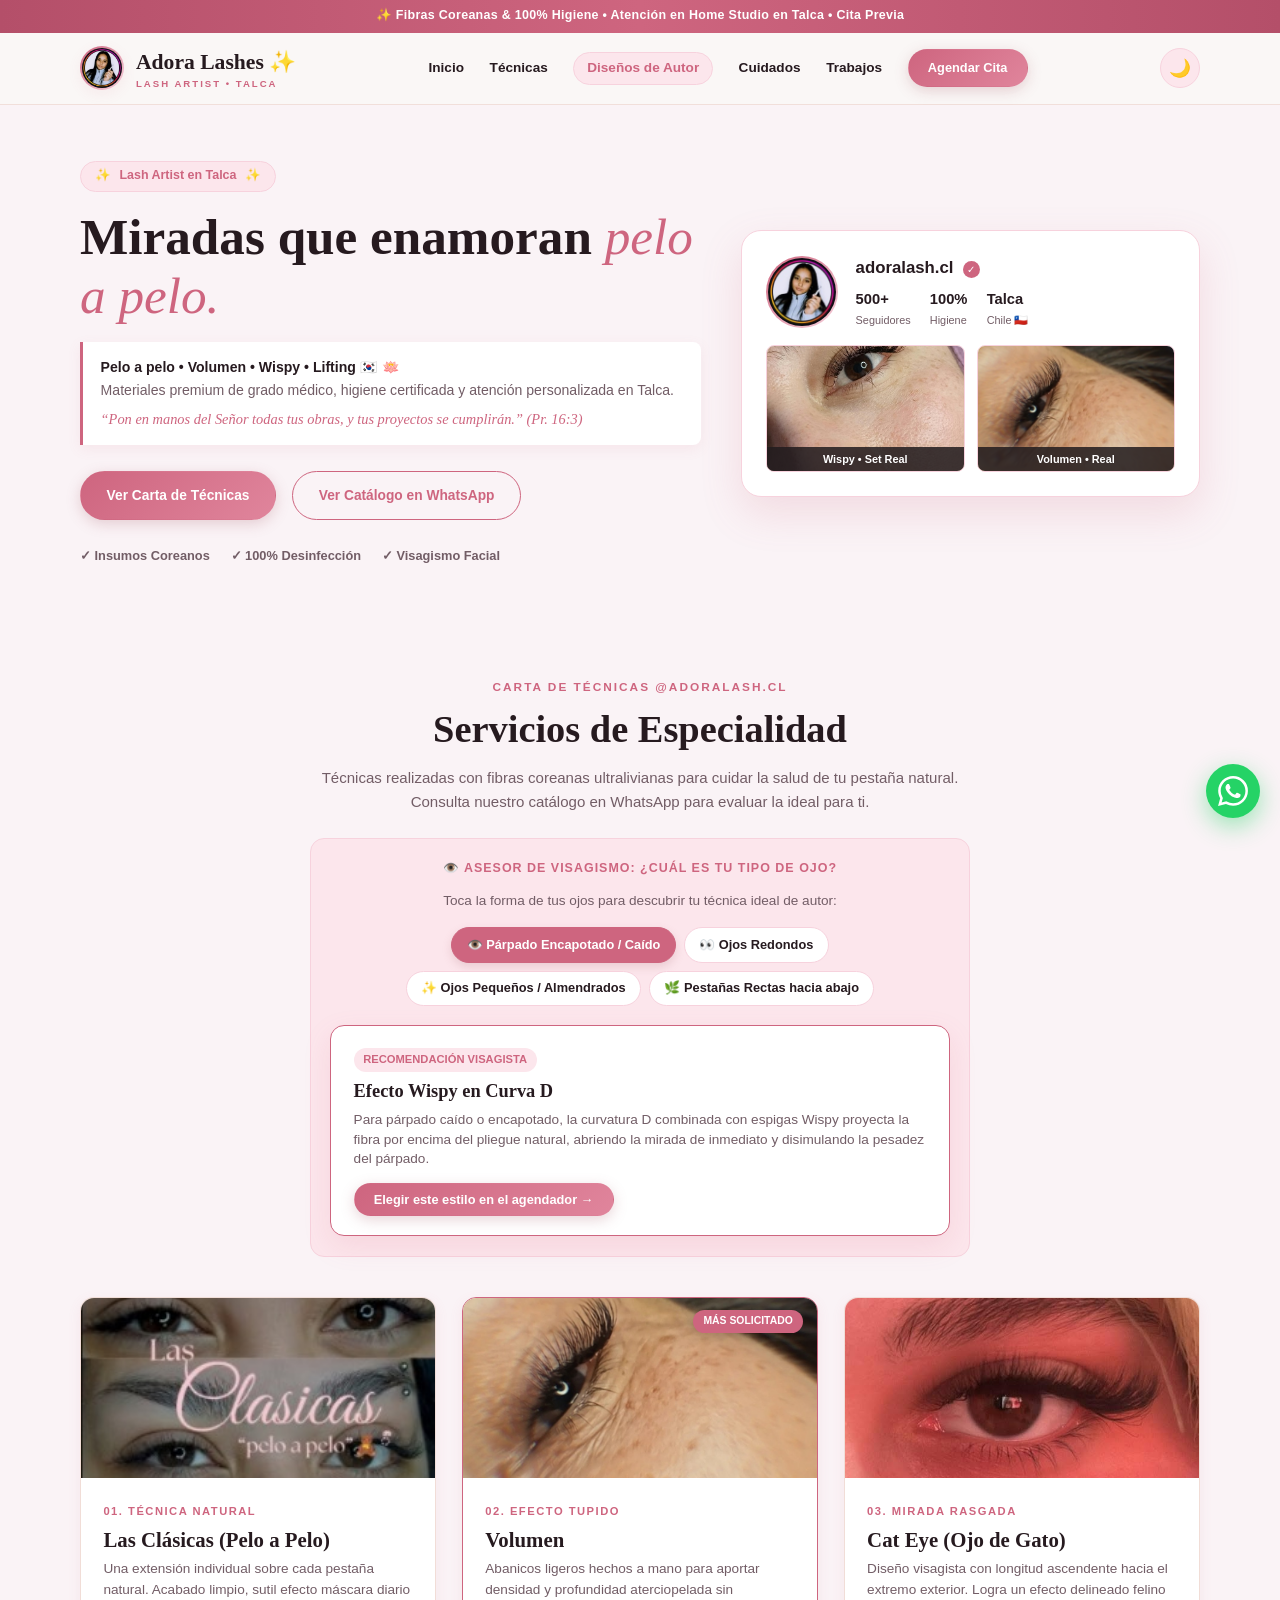
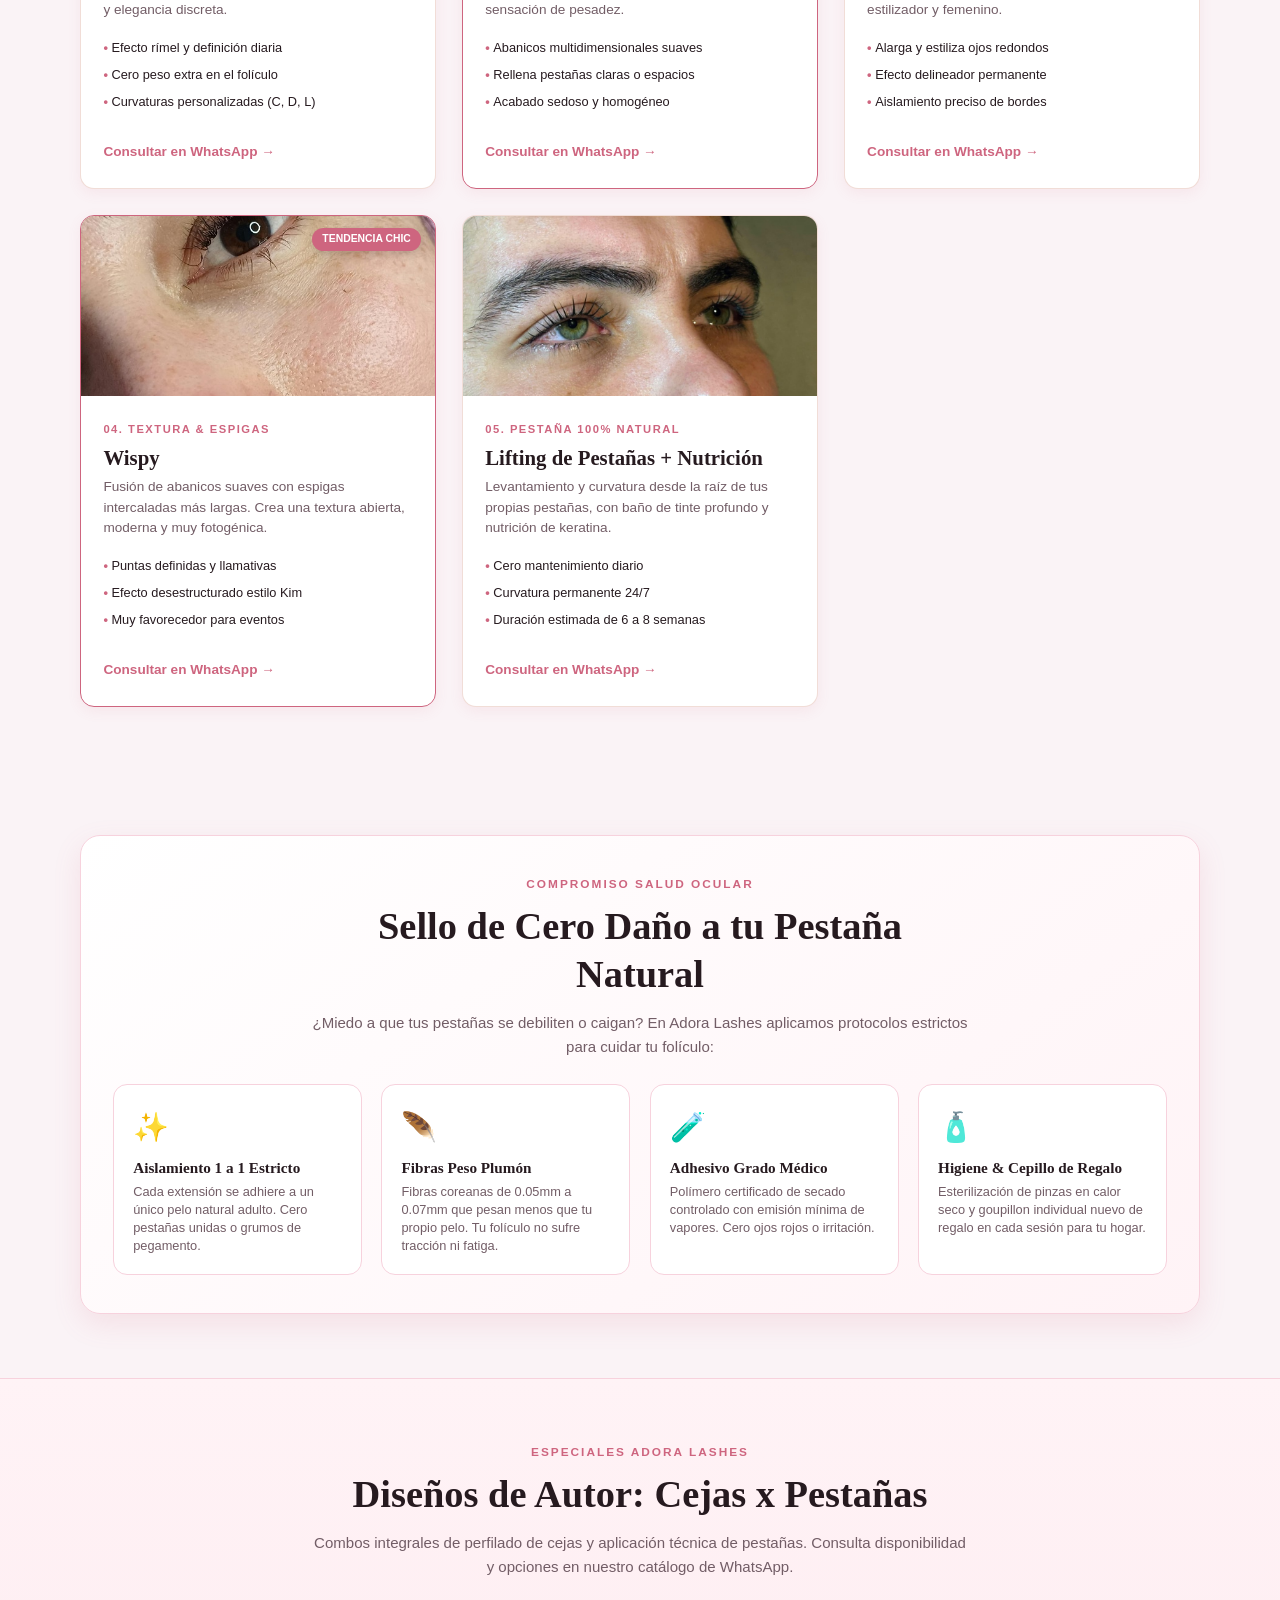
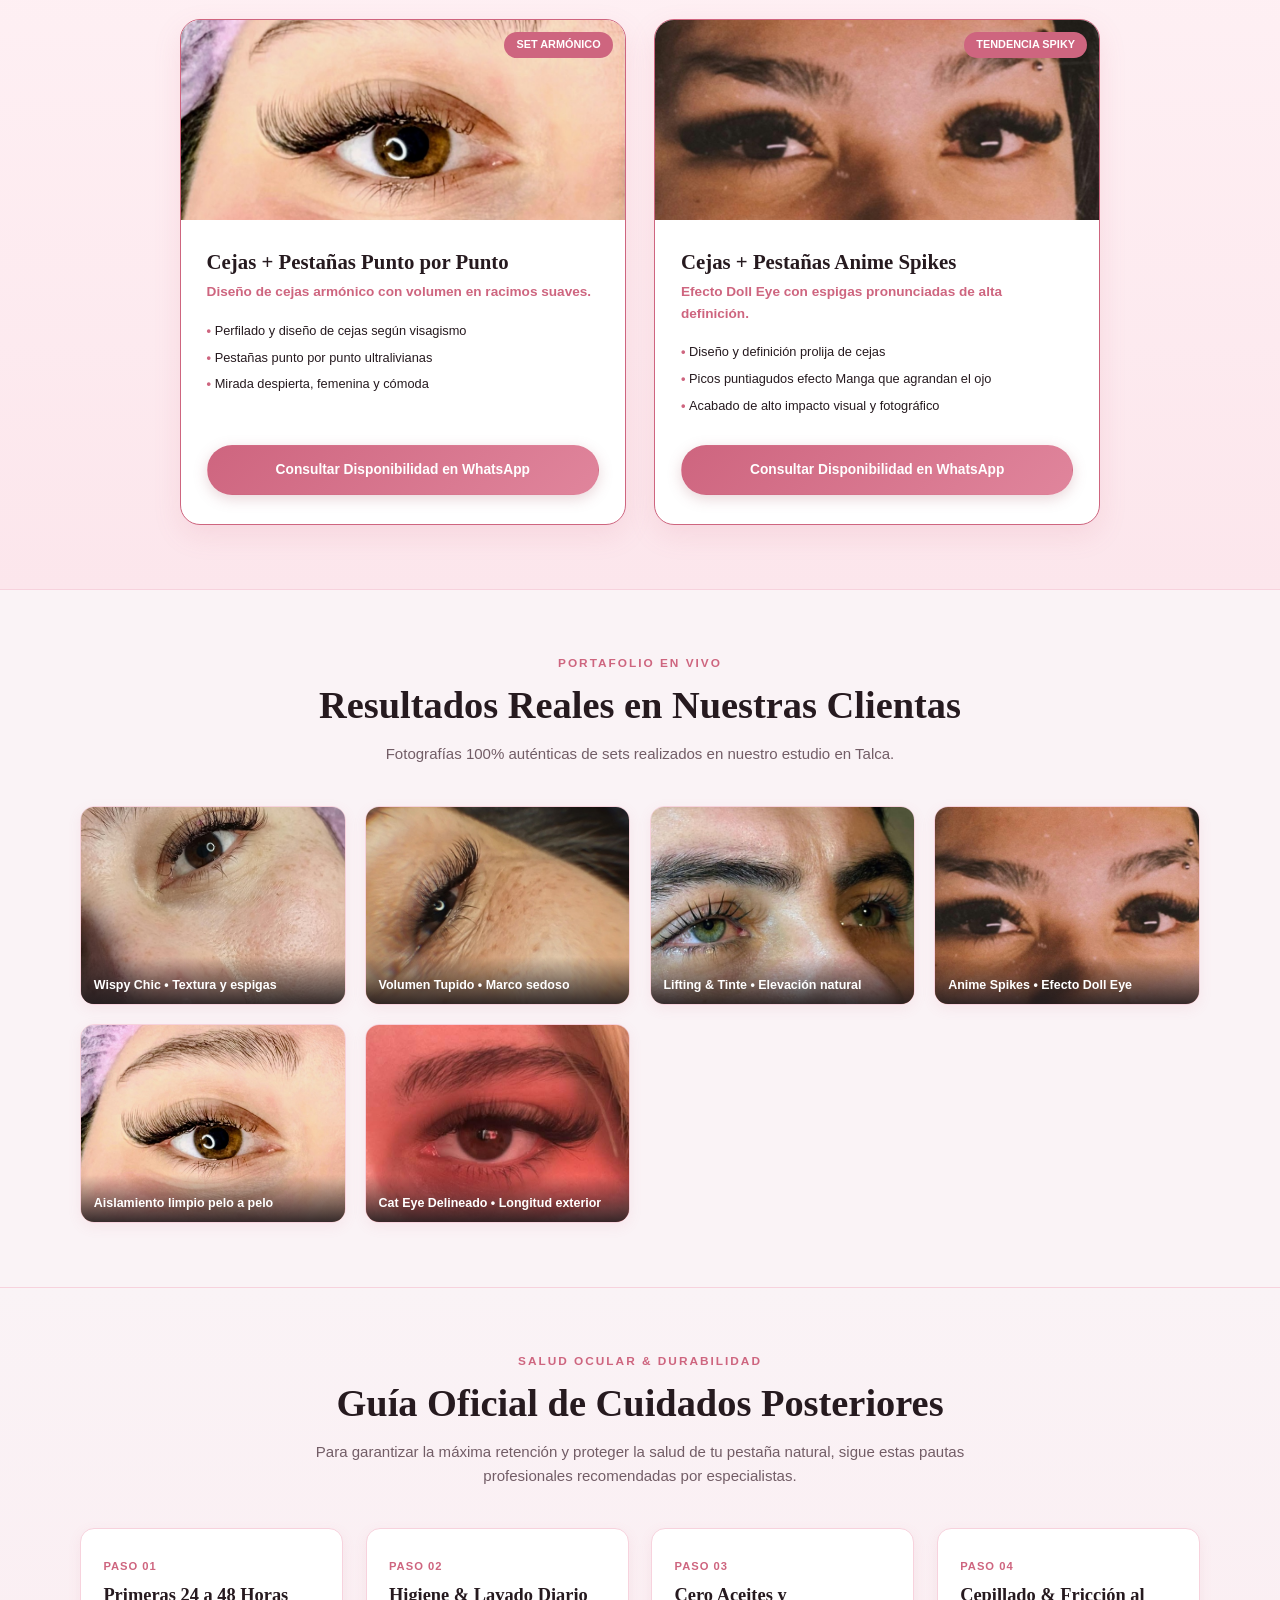
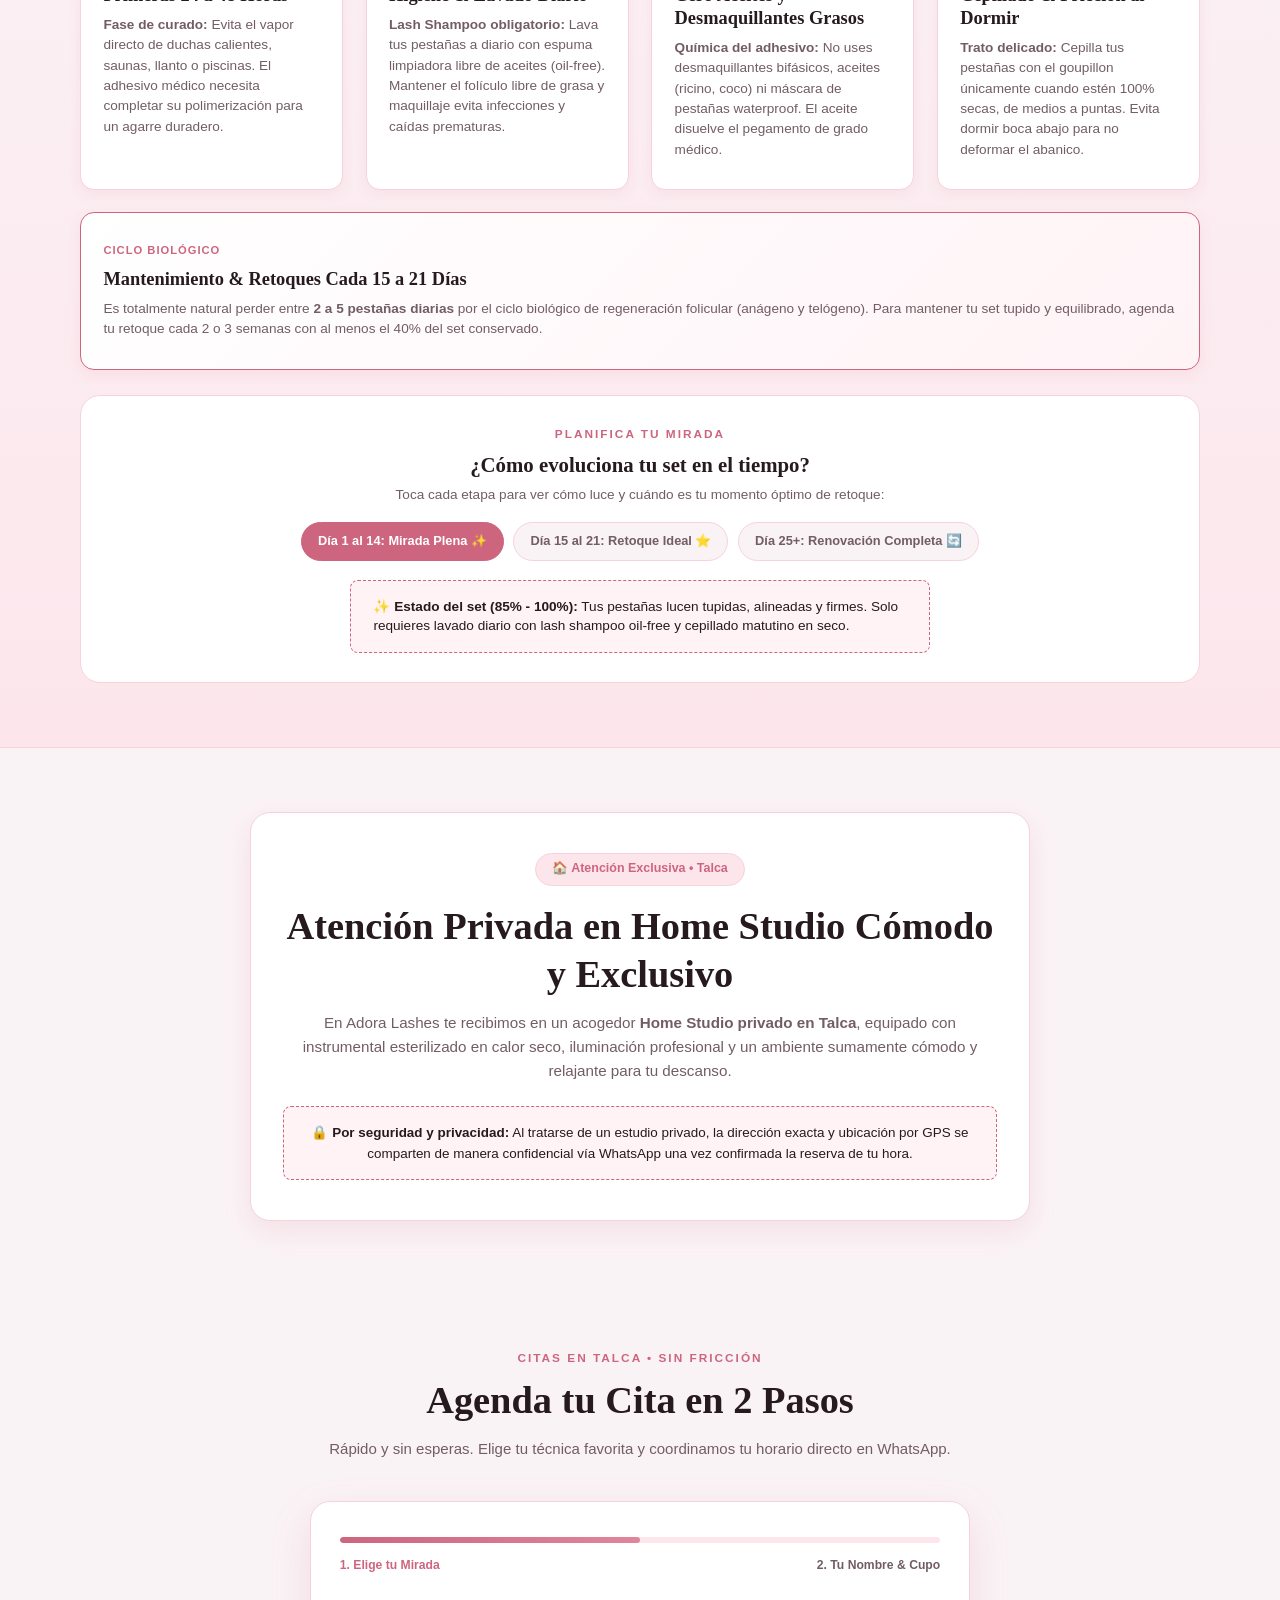
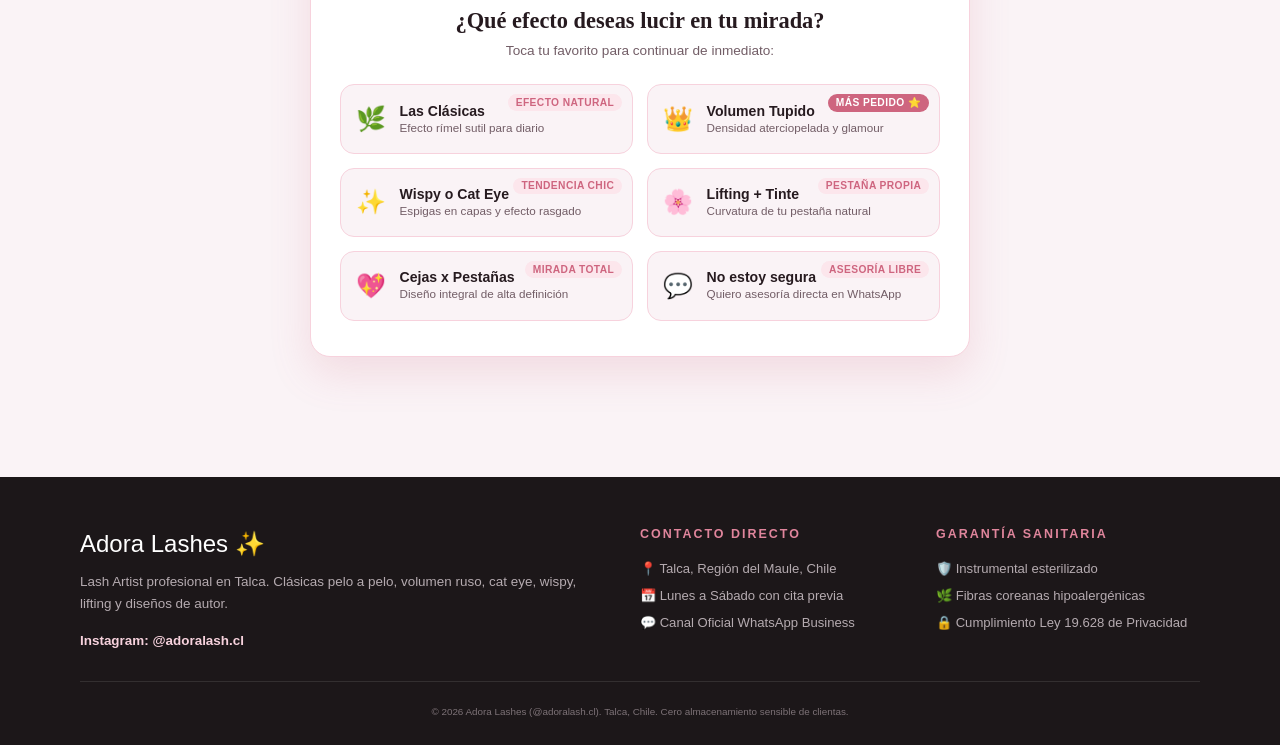
<file: index.html>
<!DOCTYPE html>
<html lang="es">
<head>
  <meta charset="UTF-8">
  <meta name="viewport" content="width=device-width, initial-scale=1.0">
  <meta http-equiv="X-UA-Compatible" content="ie=edge">
  
  <title>Adora Lashes | Pestañas y Cejas en Talca • @adoralash.cl</title>
  <meta name="description" content="Lash Artist en Talca. Clásicas pelo a pelo, Volumen, Cat Eye, Wispy, Lifting y Diseños de Autor. Catálogo oficial y citas vía WhatsApp.">
  <meta name="robots" content="index, follow">
  
  <!-- Directivas de Seguridad y Privacidad -->
  <meta name="referrer" content="strict-origin-when-cross-origin">
  <meta http-equiv="Content-Security-Policy" content="default-src 'self'; font-src 'self' https://fonts.gstatic.com; style-src 'self' 'unsafe-inline' https://fonts.googleapis.com; script-src 'self' 'unsafe-inline'; img-src 'self' https: data:;">

  <!-- Tipografía Editorial Chic de Alta Gama -->
  <link rel="preconnect" href="https://fonts.googleapis.com">
  <link rel="preconnect" href="https://fonts.gstatic.com" crossorigin>
  <link href="https://fonts.googleapis.com/css2?family=Playfair+Display:ital,wght@0,500;0,600;0,700;1,400&family=Plus+Jakarta+Sans:wght@300;400;500;600;700&display=swap" rel="stylesheet">
  
  <link rel="stylesheet" href="style.css">
  <link rel="icon" href="data:image/svg+xml,<svg xmlns=%22http://www.w3.org/2000/svg%22 viewBox=%220 0 100 100%22><text y=%22.9em%22 font-size=%2290%22>✨</text></svg>">

  <!-- Marcado Estructurado Schema.org (SEO Local Talca, Chile) -->
  <script type="application/ld+json">
  {
    "@context": "https://schema.org",
    "@type": "BeautySalon",
    "name": "Adora Lashes Talca",
    "image": "https://adoralash.netlify.app/images/avatar.jpg",
    "description": "Lash Artist profesional en Talca. Extensiones pelo a pelo, volumen ruso, cat eye, wispy y lifting.",
    "url": "https://adoralash.netlify.app",
    "address": {
      "@type": "PostalAddress",
      "addressLocality": "Talca",
      "addressRegion": "Maule",
      "addressCountry": "CL"
    },
    "openingHoursSpecification": [
      {
        "@type": "OpeningHoursSpecification",
        "dayOfWeek": ["Monday", "Tuesday", "Wednesday", "Thursday", "Friday", "Saturday"],
        "opens": "10:00",
        "closes": "20:30"
      }
    ],
    "sameAs": [
      "https://www.instagram.com/adoralash.cl/"
    ]
  }
  </script>
</head>
<body>

  <!-- Barra Superior Chic & Formal -->
  <aside class="top-announcement" aria-label="Aviso del estudio">
    <span>✨ Fibras Coreanas & 100% Higiene • Catálogo y Disponibilidad en WhatsApp Business</span>
  </aside>

  <!-- Navegación Principal -->
  <header class="site-header">
    <div class="container nav-wrapper">
      <a href="#" class="brand-logo" aria-label="Adora Lashes Inicio">
        <div class="brand-avatar-mini">
          <img src="images/avatar.jpg" alt="Adora Lashes Talca" width="44" height="44">
        </div>
        <div class="brand-titles">
          <span class="brand-name">Adora Lashes <span class="sparkle">✨</span></span>
          <span class="brand-sub">LASH ARTIST • TALCA</span>
        </div>
      </a>

      <nav class="nav-menu" id="navMenu" aria-label="Menú principal">
        <a href="#inicio">Inicio</a>
        <a href="#servicios">Técnicas</a>
        <a href="#especiales" class="nav-special">Diseños de Autor</a>
        <a href="#cuidados">Cuidados</a>
        <a href="#galeria">Trabajos</a>
        <a href="#agendar" class="btn btn-primary btn-sm">Agendar Cita</a>
      </nav>

      <div class="header-actions">
        <button type="button" id="themeToggleBtn" class="theme-toggle-btn" aria-label="Cambiar tema" title="Modo Glam Nocturno">🌙</button>
        <button class="mobile-menu-btn" id="mobileMenuBtn" aria-label="Abrir menú" aria-expanded="false">
          <span></span><span></span>
        </button>
      </div>
    </div>
  </header>

  <main>
    <!-- Hero Principal -->
    <section class="hero" id="inicio">
      <div class="container hero-grid">
        <div class="hero-left">
          <div class="profile-pill">
            <span>✨</span> Lash Artist en Talca <span>✨</span>
          </div>
          <h1 class="hero-title">
            Miradas que enamoran <span class="italic-serif">pelo a pelo.</span>
          </h1>

          <div class="bio-highlight-box">
            <p><strong>Pelo a pelo • Volumen • Wispy • Lifting 🇰🇷 🪷</strong></p>
            <p>Materiales premium de grado médico, higiene certificada y atención personalizada en Talca.</p>
            <p class="faith-quote">
              <em>“Pon en manos del Señor todas tus obras, y tus proyectos se cumplirán.” (Pr. 16:3)</em>
            </p>
          </div>

          <div class="hero-actions">
            <a href="#servicios" class="btn btn-primary">Ver Carta de Técnicas</a>
            <a href="#" class="btn btn-outline wa-btn" data-wa-action="catalog">
              Ver Catálogo en WhatsApp
            </a>
          </div>

          <div class="hero-perks">
            <span>✓ Insumos Coreanos</span>
            <span>✓ 100% Desinfección</span>
            <span>✓ Visagismo Facial</span>
          </div>
        </div>

        <!-- Tarjeta Perfil Feed con Fotos Reales -->
        <div class="hero-right">
          <div class="instagram-card-mockup">
            <div class="insta-header">
              <div class="insta-avatar-large">
                <img src="images/avatar.jpg" alt="@adoralash.cl" width="76" height="76">
              </div>
              <div class="insta-info">
                <div class="insta-user-row">
                  <span class="insta-user">adoralash.cl</span>
                  <span class="verified-badge">✓</span>
                </div>
                <div class="insta-stats">
                  <div class="stat-box"><span class="stat-num">500+</span><span class="stat-lbl">Seguidores</span></div>
                  <div class="stat-box"><span class="stat-num">100%</span><span class="stat-lbl">Higiene</span></div>
                  <div class="stat-box"><span class="stat-num">Talca</span><span class="stat-lbl">Chile 🇨🇱</span></div>
                </div>
              </div>
            </div>

            <div class="real-works-preview">
              <div class="work-thumb">
                <img src="images/trabajo_wispy.jpg" alt="Wispy Set Real" loading="lazy">
                <span class="work-label">Wispy • Set Real</span>
              </div>
              <div class="work-thumb">
                <img src="images/trabajo_volumen.jpg" alt="Volumen Tupido Real" loading="lazy">
                <span class="work-label">Volumen • Real</span>
              </div>
            </div>
          </div>
        </div>
      </div>
    </section>

    <!-- Asistente de Estilos & Carta de Técnicas -->
    <section id="servicios" class="section">
      <div class="container">
        <div class="section-head text-center">
          <span class="section-kicker">Carta de Técnicas @adoralash.cl</span>
          <h2>Servicios de Especialidad</h2>
          <p class="section-desc">
            Técnicas realizadas con fibras coreanas ultralivianas para cuidar la salud de tu pestaña natural. Consulta nuestro catálogo en WhatsApp para evaluar la ideal para ti.
          </p>

          <!-- Asesor Interactivo de Visagismo según Forma de Ojo -->
          <div class="style-advisor">
            <span class="advisor-title">👁️ Asesor de Visagismo: ¿Cuál es tu tipo de ojo?</span>
            <p class="advisor-sub">Toca la forma de tus ojos para descubrir tu técnica ideal de autor:</p>
            <div class="advisor-options">
              <button type="button" class="advisor-btn active" data-eye="encapotado">
                👁️ Párpado Encapotado / Caído
              </button>
              <button type="button" class="advisor-btn" data-eye="redondo">
                👀 Ojos Redondos
              </button>
              <button type="button" class="advisor-btn" data-eye="pequeno">
                ✨ Ojos Pequeños / Almendrados
              </button>
              <button type="button" class="advisor-btn" data-eye="rectas">
                🌿 Pestañas Rectas hacia abajo
              </button>
            </div>

            <!-- Tarjeta Dinámica de Recomendación -->
            <div class="advisor-result-card" id="advisorResultCard">
              <span class="advisor-badge" id="advisorResultBadge">Recomendación Visagista</span>
              <h4 id="advisorResultTitle">Efecto Wispy en Curva D</h4>
              <p id="advisorResultDesc">Para párpado caído o encapotado, la curvatura D combinada con espigas Wispy proyecta la fibra por encima del pliegue natural, abriendo la mirada de inmediato y disimulando la pesadez del párpado.</p>
              <button type="button" class="btn btn-sm btn-primary" id="advisorAdoptBtn" data-service="Wispy / Cat Eye">
                Elegir este estilo en el agendador →
              </button>
            </div>
          </div>
        </div>

        <div class="services-grid">
          <!-- 1. Clásicas -->
          <article class="service-card" data-card-id="Las Clásicas (Pelo a Pelo)">
            <div class="card-img-header">
              <img src="images/post_clasicas.jpg" alt="Las Clásicas Pelo a Pelo" loading="lazy">
            </div>
            <div class="card-body">
              <div class="service-number">01. Técnica Natural</div>
              <h3>Las Clásicas (Pelo a Pelo)</h3>
              <p>Una extensión individual sobre cada pestaña natural. Acabado limpio, sutil efecto máscara diario y elegancia discreta.</p>
              <ul class="card-features">
                <li>Efecto rímel y definición diaria</li>
                <li>Cero peso extra en el folículo</li>
                <li>Curvaturas personalizadas (C, D, L)</li>
              </ul>
              <a href="#" class="card-link wa-btn" data-wa-action="service" data-service="Las Clásicas (Pelo a Pelo)">
                Consultar en WhatsApp →
              </a>
            </div>
          </article>

          <!-- 2. Volumen -->
          <article class="service-card featured" data-card-id="Volumen">
            <span class="card-badge popular">Más Solicitado</span>
            <div class="card-img-header">
              <img src="images/trabajo_volumen.jpg" alt="Volumen Tupido Real" loading="lazy">
            </div>
            <div class="card-body">
              <div class="service-number">02. Efecto Tupido</div>
              <h3>Volumen</h3>
              <p>Abanicos ligeros hechos a mano para aportar densidad y profundidad aterciopelada sin sensación de pesadez.</p>
              <ul class="card-features">
                <li>Abanicos multidimensionales suaves</li>
                <li>Rellena pestañas claras o espacios</li>
                <li>Acabado sedoso y homogéneo</li>
              </ul>
              <a href="#" class="card-link wa-btn" data-wa-action="service" data-service="Volumen">
                Consultar en WhatsApp →
              </a>
            </div>
          </article>

          <!-- 3. Cat Eye -->
          <article class="service-card" data-card-id="Cat Eye (Ojo de Gato)">
            <div class="card-img-header">
              <img src="images/trabajo_real2.jpg" alt="Cat Eye Ojo de Gato" loading="lazy">
            </div>
            <div class="card-body">
              <div class="service-number">03. Mirada Rasgada</div>
              <h3>Cat Eye (Ojo de Gato)</h3>
              <p>Diseño visagista con longitud ascendente hacia el extremo exterior. Logra un efecto delineado felino estilizador y femenino.</p>
              <ul class="card-features">
                <li>Alarga y estiliza ojos redondos</li>
                <li>Efecto delineador permanente</li>
                <li>Aislamiento preciso de bordes</li>
              </ul>
              <a href="#" class="card-link wa-btn" data-wa-action="service" data-service="Cat Eye (Ojo de Gato)">
                Consultar en WhatsApp →
              </a>
            </div>
          </article>

          <!-- 4. Wispy -->
          <article class="service-card featured" data-card-id="Wispy">
            <span class="card-badge popular">Tendencia Chic</span>
            <div class="card-img-header">
              <img src="images/trabajo_wispy.jpg" alt="Wispy Real Adora Lashes" loading="lazy">
            </div>
            <div class="card-body">
              <div class="service-number">04. Textura & Espigas</div>
              <h3>Wispy</h3>
              <p>Fusión de abanicos suaves con espigas intercaladas más largas. Crea una textura abierta, moderna y muy fotogénica.</p>
              <ul class="card-features">
                <li>Puntas definidas y llamativas</li>
                <li>Efecto desestructurado estilo Kim</li>
                <li>Muy favorecedor para eventos</li>
              </ul>
              <a href="#" class="card-link wa-btn" data-wa-action="service" data-service="Wispy">
                Consultar en WhatsApp →
              </a>
            </div>
          </article>

          <!-- 5. Lifting -->
          <article class="service-card" data-card-id="Lifting de Pestañas">
            <div class="card-img-header">
              <img src="images/trabajo_lifting.jpg" alt="Lifting de Pestañas Real" loading="lazy">
            </div>
            <div class="card-body">
              <div class="service-number">05. Pestaña 100% Natural</div>
              <h3>Lifting de Pestañas + Nutrición</h3>
              <p>Levantamiento y curvatura desde la raíz de tus propias pestañas, con baño de tinte profundo y nutrición de keratina.</p>
              <ul class="card-features">
                <li>Cero mantenimiento diario</li>
                <li>Curvatura permanente 24/7</li>
                <li>Duración estimada de 6 a 8 semanas</li>
              </ul>
              <a href="#" class="card-link wa-btn" data-wa-action="service" data-service="Lifting de Pestañas">
                Consultar en WhatsApp →
              </a>
            </div>
          </article>
        </div>
      </div>
    </section>

    <!-- Sello de Confianza: Garantía de Cero Daño a la Pestaña Natural -->
    <section class="section zero-damage-section">
      <div class="container">
        <div class="zero-damage-box">
          <div class="section-head text-center" style="margin-bottom:1.2rem;">
            <span class="section-kicker">Compromiso Salud Ocular</span>
            <h2>Sello de Cero Daño a tu Pestaña Natural</h2>
            <p class="section-desc">¿Miedo a que tus pestañas se debiliten o caigan? En Adora Lashes aplicamos protocolos estrictos para cuidar tu folículo:</p>
          </div>
          <div class="zero-damage-grid">
            <div class="zero-card">
              <span class="zero-icon">✨</span>
              <h4>Aislamiento 1 a 1 Estricto</h4>
              <p>Cada extensión se adhiere a un único pelo natural adulto. Cero pestañas unidas o grumos de pegamento.</p>
            </div>
            <div class="zero-card">
              <span class="zero-icon">🪶</span>
              <h4>Fibras Peso Plumón</h4>
              <p>Fibras coreanas de 0.05mm a 0.07mm que pesan menos que tu propio pelo. Tu folículo no sufre tracción ni fatiga.</p>
            </div>
            <div class="zero-card">
              <span class="zero-icon">🧪</span>
              <h4>Adhesivo Grado Médico</h4>
              <p>Polímero certificado de secado controlado con emisión mínima de vapores. Cero ojos rojos o irritación.</p>
            </div>
            <div class="zero-card">
              <span class="zero-icon">🧴</span>
              <h4>Higiene & Cepillo de Regalo</h4>
              <p>Esterilización de pinzas en calor seco y goupillon individual nuevo de regalo en cada sesión para tu hogar.</p>
            </div>
          </div>
        </div>
      </div>
    </section>

    <!-- Sección de Diseños Especiales / Combos de Autor (Sin precios - Enfoque Catálogo) -->
    <section id="especiales" class="section specials-section">
      <div class="container">
        <div class="section-head text-center">
          <span class="section-kicker">Especiales Adora Lashes</span>
          <h2>Diseños de Autor: Cejas x Pestañas</h2>
          <p class="section-desc">
            Combos integrales de perfilado de cejas y aplicación técnica de pestañas. Consulta disponibilidad y opciones en nuestro catálogo de WhatsApp.
          </p>
        </div>

        <div class="specials-grid">
          <!-- Especial 1 -->
          <article class="special-card">
            <span class="special-badge">Set Armónico</span>
            <div class="special-img-wrap">
              <img src="images/trabajo_real1.jpg" alt="Cejas + Pestañas Punto por Punto" loading="lazy">
            </div>
            <div class="special-content">
              <h3>Cejas + Pestañas Punto por Punto</h3>
              <p class="special-sub">Diseño de cejas armónico con volumen en racimos suaves.</p>
              <ul class="card-features">
                <li>Perfilado y diseño de cejas según visagismo</li>
                <li>Pestañas punto por punto ultralivianas</li>
                <li>Mirada despierta, femenina y cómoda</li>
              </ul>
              <a href="#" class="btn btn-primary btn-block wa-btn" data-wa-action="service" data-service="Combo: Cejas + Pestañas Punto por Punto">
                Consultar Disponibilidad en WhatsApp
              </a>
            </div>
          </article>

          <!-- Especial 2 -->
          <article class="special-card">
            <span class="special-badge">Tendencia Spiky</span>
            <div class="special-img-wrap">
              <img src="images/trabajo_buchona.jpg" alt="Cejas + Pestañas Spikes Manga" loading="lazy">
            </div>
            <div class="special-content">
              <h3>Cejas + Pestañas Anime Spikes</h3>
              <p class="special-sub">Efecto Doll Eye con espigas pronunciadas de alta definición.</p>
              <ul class="card-features">
                <li>Diseño y definición prolija de cejas</li>
                <li>Picos puntiagudos efecto Manga que agrandan el ojo</li>
                <li>Acabado de alto impacto visual y fotográfico</li>
              </ul>
              <a href="#" class="btn btn-primary btn-block wa-btn" data-wa-action="service" data-service="Combo: Cejas + Pestañas Anime Spikes">
                Consultar Disponibilidad en WhatsApp
              </a>
            </div>
          </article>
        </div>
      </div>
    </section>

    <!-- Galería de Trabajos Reales -->
    <section id="galeria" class="section">
      <div class="container">
        <div class="section-head text-center">
          <span class="section-kicker">Portafolio en Vivo</span>
          <h2>Resultados Reales en Nuestras Clientas</h2>
          <p class="section-desc">Fotografías 100% auténticas de sets realizados en nuestro estudio en Talca.</p>
        </div>

        <div class="gallery-grid">
          <div class="gallery-item">
            <img src="images/trabajo_wispy.jpg" alt="Set Wispy Real" loading="lazy">
            <div class="gallery-caption">Wispy Chic • Textura y espigas</div>
          </div>
          <div class="gallery-item">
            <img src="images/trabajo_volumen.jpg" alt="Set Volumen Real" loading="lazy">
            <div class="gallery-caption">Volumen Tupido • Marco sedoso</div>
          </div>
          <div class="gallery-item">
            <img src="images/trabajo_lifting.jpg" alt="Lifting y Tinte" loading="lazy">
            <div class="gallery-caption">Lifting & Tinte • Elevación natural</div>
          </div>
          <div class="gallery-item">
            <img src="images/trabajo_buchona.jpg" alt="Set Anime Spikes" loading="lazy">
            <div class="gallery-caption">Anime Spikes • Efecto Doll Eye</div>
          </div>
          <div class="gallery-item">
            <img src="images/trabajo_real1.jpg" alt="Aislamiento profesional" loading="lazy">
            <div class="gallery-caption">Aislamiento limpio pelo a pelo</div>
          </div>
          <div class="gallery-item">
            <img src="images/trabajo_real2.jpg" alt="Cat Eye rasgado" loading="lazy">
            <div class="gallery-caption">Cat Eye Delineado • Longitud exterior</div>
          </div>
        </div>
      </div>
    </section>

    <!-- Guía de Cuidados Fidedigna (Aftercare Profesional) -->
    <section id="cuidados" class="section care-section">
      <div class="container">
        <div class="section-head text-center">
          <span class="section-kicker">Salud Ocular & Durabilidad</span>
          <h2>Guía Oficial de Cuidados Posteriores</h2>
          <p class="section-desc">
            Para garantizar la máxima retención y proteger la salud de tu pestaña natural, sigue estas pautas profesionales recomendadas por especialistas.
          </p>
        </div>

        <div class="care-grid">
          <article class="care-card">
            <span class="care-step">Paso 01</span>
            <h4>Primeras 24 a 48 Horas</h4>
            <p><strong>Fase de curado:</strong> Evita el vapor directo de duchas calientes, saunas, llanto o piscinas. El adhesivo médico necesita completar su polimerización para un agarre duradero.</p>
          </article>

          <article class="care-card">
            <span class="care-step">Paso 02</span>
            <h4>Higiene & Lavado Diario</h4>
            <p><strong>Lash Shampoo obligatorio:</strong> Lava tus pestañas a diario con espuma limpiadora libre de aceites (oil-free). Mantener el folículo libre de grasa y maquillaje evita infecciones y caídas prematuras.</p>
          </article>

          <article class="care-card">
            <span class="care-step">Paso 03</span>
            <h4>Cero Aceites y Desmaquillantes Grasos</h4>
            <p><strong>Química del adhesivo:</strong> No uses desmaquillantes bifásicos, aceites (ricino, coco) ni máscara de pestañas waterproof. El aceite disuelve el pegamento de grado médico.</p>
          </article>

          <article class="care-card">
            <span class="care-step">Paso 04</span>
            <h4>Cepillado & Fricción al Dormir</h4>
            <p><strong>Trato delicado:</strong> Cepilla tus pestañas con el goupillon únicamente cuando estén 100% secas, de medios a puntas. Evita dormir boca abajo para no deformar el abanico.</p>
          </article>

          <article class="care-card care-full">
            <span class="care-step">Ciclo Biológico</span>
            <h4>Mantenimiento & Retoques Cada 15 a 21 Días</h4>
            <p>Es totalmente natural perder entre <strong>2 a 5 pestañas diarias</strong> por el ciclo biológico de regeneración folicular (anágeno y telógeno). Para mantener tu set tupido y equilibrado, agenda tu retoque cada 2 o 3 semanas con al menos el 40% del set conservado.</p>
          </article>
        </div>

        <!-- Línea de Tiempo Interactiva del Set & Retoques -->
        <div class="timeline-interactive-box">
          <span class="section-kicker">Planifica tu Mirada</span>
          <h3>¿Cómo evoluciona tu set en el tiempo?</h3>
          <p style="font-size:0.85rem; color:var(--muted); margin-bottom:1rem;">Toca cada etapa para ver cómo luce y cuándo es tu momento óptimo de retoque:</p>

          <div class="timeline-tabs">
            <button type="button" class="timeline-tab-btn active" data-tab="14">Día 1 al 14: Mirada Plena ✨</button>
            <button type="button" class="timeline-tab-btn" data-tab="21">Día 15 al 21: Retoque Ideal ⭐</button>
            <button type="button" class="timeline-tab-btn" data-tab="28">Día 25+: Renovación Completa 🔄</button>
          </div>

          <div class="timeline-pane active" id="timelineDay14">
            <p><strong>✨ Estado del set (85% - 100%):</strong> Tus pestañas lucen tupidas, alineadas y firmes. Solo requieres lavado diario con lash shampoo oil-free y cepillado matutino en seco.</p>
          </div>

          <div class="timeline-pane" id="timelineDay21">
            <p><strong>⭐ Momento óptimo de retoque (50% - 60% conservado):</strong> Se remueven extensiones crecidas por el ciclo natural y se reponen los espacios nuevos. Es la cita más rápida, cómoda y económica para mantener tu mirada siempre perfecta.</p>
          </div>

          <div class="timeline-pane" id="timelineDay28">
            <p><strong>🔄 Renovación de set (Menos del 40%):</strong> Tu pestaña natural ha completado gran parte de su ciclo biológico de caída y crecimiento. Se recomienda un retiro higiénico con removedor en crema y postura de un set nuevo desde cero.</p>
          </div>
        </div>
      </div>
    </section>

    <!-- Ubicación Segura en Home Studio (Talca) -->
    <section id="ubicacion" class="section studio-location-section">
      <div class="container">
        <div class="studio-box">
          <div class="studio-badge">🏠 Atención Exclusiva • Talca</div>
          <h2>Atención Privada en Home Studio Cómodo y Exclusivo</h2>
          <p>
            En Adora Lashes te recibimos en un acogedor <strong>Home Studio privado en Talca</strong>, equipado con instrumental esterilizado en calor seco, iluminación profesional y un ambiente sumamente cómodo y relajante para tu descanso.
          </p>
          <div class="studio-privacy-notice">
            🔒 <strong>Por seguridad y privacidad:</strong> Al tratarse de un estudio privado, la dirección exacta y ubicación por GPS se comparten de manera confidencial vía WhatsApp una vez confirmada la reserva de tu hora.
          </div>
        </div>
      </div>
    </section>

    <!-- Agendamiento Psicológicamente Fácil (Estilo Bupa / 3 Pasos Visuales) -->
    <section id="agendar" class="section booking-section">
      <div class="container contact-container">
        <div class="section-head text-center">
          <span class="section-kicker">Citas en Talca • Sin Fricción</span>
          <h2>Agenda tu Cita en 2 Pasos</h2>
          <p class="section-desc">
            Rápido y sin esperas. Elige tu técnica favorita y coordinamos tu horario directo en WhatsApp.
          </p>
        </div>

        <div class="bupa-card" id="bookingStepper">
          <!-- Barra de Progreso Visual Minimalista -->
          <div class="stepper-header">
            <div class="stepper-progress-track">
              <div class="stepper-progress-fill" id="progressFill" style="width: 50%;"></div>
            </div>
            <div class="stepper-steps-indicator">
              <span class="step-num-pill active" id="pillStep1">1. Elige tu Mirada</span>
              <span class="step-num-pill" id="pillStep2">2. Tu Nombre & Cupo</span>
            </div>
          </div>

          <!-- Trampa Antispam Oculta (Honeypot) -->
          <div class="hp-trap" aria-hidden="true" style="display:none;">
            <input type="text" id="websiteTrap" name="website_trap" tabindex="-1" autocomplete="off">
          </div>

          <!-- PASO 1: Selección de Efecto en 1 Clic -->
          <div class="bupa-step-pane" id="paneStep1">
            <h3 class="bupa-question">¿Qué efecto deseas lucir en tu mirada?</h3>
            <p class="bupa-sub">Toca tu favorito para continuar de inmediato:</p>
            
            <div class="bupa-choices-grid">
              <button type="button" class="bupa-choice-btn" data-service="Las Clásicas (Pelo a Pelo)">
                <span class="bupa-choice-badge">Efecto Natural</span>
                <span class="bupa-choice-icon">🌿</span>
                <span class="bupa-choice-info">
                  <strong>Las Clásicas</strong>
                  <small>Efecto rímel sutil para diario</small>
                </span>
              </button>

              <button type="button" class="bupa-choice-btn featured-choice" data-service="Volumen Tupido">
                <span class="bupa-choice-badge">Más Pedido ⭐</span>
                <span class="bupa-choice-icon">👑</span>
                <span class="bupa-choice-info">
                  <strong>Volumen Tupido</strong>
                  <small>Densidad aterciopelada y glamour</small>
                </span>
              </button>

              <button type="button" class="bupa-choice-btn" data-service="Wispy / Cat Eye">
                <span class="bupa-choice-badge">Tendencia Chic</span>
                <span class="bupa-choice-icon">✨</span>
                <span class="bupa-choice-info">
                  <strong>Wispy o Cat Eye</strong>
                  <small>Espigas en capas y efecto rasgado</small>
                </span>
              </button>

              <button type="button" class="bupa-choice-btn" data-service="Lifting de Pestañas + Nutrición">
                <span class="bupa-choice-badge">Pestaña Propia</span>
                <span class="bupa-choice-icon">🌸</span>
                <span class="bupa-choice-info">
                  <strong>Lifting + Tinte</strong>
                  <small>Curvatura de tu pestaña natural</small>
                </span>
              </button>

              <button type="button" class="bupa-choice-btn" data-service="Combo: Cejas x Pestañas Punto por Punto">
                <span class="bupa-choice-badge">Mirada Total</span>
                <span class="bupa-choice-icon">💖</span>
                <span class="bupa-choice-info">
                  <strong>Cejas x Pestañas</strong>
                  <small>Diseño integral de alta definición</small>
                </span>
              </button>

              <button type="button" class="bupa-choice-btn" data-service="Asesoría Personalizada / Ver Catálogo">
                <span class="bupa-choice-badge">Asesoría Libre</span>
                <span class="bupa-choice-icon">💬</span>
                <span class="bupa-choice-info">
                  <strong>No estoy segura</strong>
                  <small>Quiero asesoría directa en WhatsApp</small>
                </span>
              </button>
            </div>
          </div>

          <!-- PASO 2: Tu Nombre y Confirmación Directa a WhatsApp -->
          <div class="bupa-step-pane" id="paneStep2" style="display:none;">
            <h3 class="bupa-question">¡Casi listo! ¿Cómo te llamas?</h3>
            <p class="bupa-sub">Solo tu nombre para atenderte de forma personalizada:</p>

            <div class="bupa-input-wrap">
              <input type="text" id="clientName" placeholder="Escribe tu nombre (Ej. Camila)" maxlength="40" class="bupa-name-input" autocomplete="name">
            </div>

            <div class="bupa-summary-card">
              <div class="summary-item">
                <span class="sum-lbl">Servicio elegido:</span>
                <strong id="summaryServiceText">Las Clásicas</strong>
              </div>
              <div class="summary-item">
                <span class="sum-lbl">Modalidad:</span>
                <strong>Home Studio Privado en Talca</strong>
              </div>
            </div>

            <div class="bupa-trust-note">
              <span>💬</span>
              <p><strong>Coordinación directa por WhatsApp:</strong> La dueña te confirmará los días y horarios libres de esta semana de forma inmediata, sin lapsos rígidos ni confusiones.</p>
            </div>

            <div class="privacy-tiny-row">
              <label class="privacy-check" style="font-size:0.75rem;">
                <input type="checkbox" id="privacyConsent" checked required>
                <span>Acepto coordinar mi cita por canal privado cifrado (Ley N° 19.628 de Protección de Datos).</span>
              </label>
            </div>

            <div class="bupa-nav-actions">
              <button type="button" class="btn btn-outline" id="bupaBackTo1">← Cambiar servicio</button>
              <button type="button" class="btn btn-primary btn-block-cta" id="bupaSubmitBooking">
                Consultar Cupos en WhatsApp ✨
              </button>
            </div>
            
            <div class="form-feedback" id="formFeedback" role="alert" aria-live="polite"></div>
          </div>
        </div>
      </div>
    </section>
  </main>

  <!-- Botón Flotante de WhatsApp Seguro -->
  <a href="#" class="whatsapp-float wa-btn" data-wa-action="general" aria-label="WhatsApp Oficial Adora Lashes">
    <svg viewBox="0 0 24 24" width="30" height="30" fill="currentColor" aria-hidden="true">
      <path d="M17.472 14.382c-.297-.149-1.758-.867-2.03-.967-.273-.099-.471-.148-.67.15-.197.297-.767.966-.94 1.164-.173.199-.347.223-.644.075-.297-.15-1.255-.463-2.39-1.475-.883-.788-1.48-1.761-1.653-2.059-.173-.297-.018-.458.13-.606.134-.133.298-.347.446-.52.149-.174.198-.298.298-.497.099-.198.05-.371-.025-.52-.075-.149-.669-1.612-.916-2.207-.242-.579-.487-.5-.669-.51-.173-.008-.371-.01-.57-.01-.198 0-.52.074-.792.372-.272.297-1.04 1.016-1.04 2.479 0 1.462 1.065 2.875 1.213 3.074.149.198 2.096 3.2 5.077 4.487.709.306 1.262.489 1.694.625.712.227 1.36.195 1.871.118.571-.085 1.758-.719 2.006-1.413.248-.694.248-1.289.173-1.413-.074-.124-.272-.198-.57-.347m-5.421 7.403h-.004a9.87 9.87 0 01-5.031-1.378l-.361-.214-3.741.982.998-3.648-.235-.374a9.86 9.86 0 01-1.51-5.26c.001-5.45 4.436-9.884 9.888-9.884 2.64 0 5.122 1.03 6.988 2.898a9.825 9.825 0 012.893 6.994c-.003 5.45-4.437 9.884-9.885 9.884m8.413-18.297A11.815 11.815 0 0012.05 0C5.495 0 .16 5.335.157 11.892c0 2.096.547 4.142 1.588 5.945L.05 24l6.305-1.654a11.882 11.882 0 005.683 1.448h.005c6.554 0 11.89-5.335 11.893-11.893a11.821 11.821 0 00-3.48-8.413z"/>
    </svg>
  </a>

  <!-- Pie de Página -->
  <footer class="site-footer">
    <div class="container footer-grid">
      <div class="footer-brand">
        <span class="brand-title">Adora Lashes ✨</span>
        <p>Lash Artist profesional en Talca. Clásicas pelo a pelo, volumen ruso, cat eye, wispy, lifting y diseños de autor.</p>
        <div class="footer-social">
          <a href="https://www.instagram.com/adoralash.cl/" target="_blank" rel="noopener noreferrer" aria-label="Instagram @adoralash.cl">
            Instagram: @adoralash.cl
          </a>
        </div>
      </div>

      <div class="footer-col">
        <h6>Contacto Directo</h6>
        <ul>
          <li>📍 Talca, Región del Maule, Chile</li>
          <li>📅 Lunes a Sábado con cita previa</li>
          <li>💬 Canal Oficial WhatsApp Business</li>
        </ul>
      </div>

      <div class="footer-col">
        <h6>Garantía Sanitaria</h6>
        <ul>
          <li>🛡️ Instrumental esterilizado</li>
          <li>🌿 Fibras coreanas hipoalergénicas</li>
          <li>🔒 Cumplimiento Ley 19.628 de Privacidad</li>
        </ul>
      </div>
    </div>

    <div class="footer-bottom text-center">
      <small>© 2026 Adora Lashes (@adoralash.cl). Talca, Chile. Cero almacenamiento sensible de clientas.</small>
    </div>
  </footer>

  <!-- Modal de Administración Secreto (Activado con 3 clics en el logo) -->
  <div id="secretAdminModal" class="secret-admin-modal" style="display:none;" aria-hidden="true">
    <div class="secret-admin-card">
      <button type="button" class="secret-close" id="secretAdminClose" aria-label="Cerrar">&times;</button>
      
      <!-- Paso 1: PIN de Seguridad -->
      <div id="secretPinStep">
        <h3>Acceso Exclusivo Dueña</h3>
        <p style="font-size:0.85rem; color:var(--muted); margin:0.5rem 0 1rem;">Ingresa tu PIN de seguridad:</p>
        <input type="password" id="secretPinInput" maxlength="20" placeholder="•••••••••" class="secret-input" autocomplete="off">
        <button type="button" id="secretPinBtn" class="btn btn-primary btn-block">Ingresar</button>
      </div>

      <!-- Paso 2: Panel Simplificado (Solo lo primordial) -->
      <div id="secretPanelStep" style="display:none;">
        <h3>Ajustes Rápidos ✨</h3>
        <p style="font-size:0.82rem; color:var(--muted); margin-bottom:1rem;">Modifica tu anuncio y WhatsApp sin tocar código.</p>
        
        <div class="secret-field">
          <label for="adminWaInput">Enlace / Número WhatsApp:</label>
          <input type="text" id="adminWaInput" class="secret-input" placeholder="https://wa.me/qr/...">
        </div>

        <div class="secret-field">
          <label for="adminBannerInput">Texto de la Barra Superior:</label>
          <input type="text" id="adminBannerInput" class="secret-input" maxlength="120" placeholder="Anuncio visible arriba">
          <div class="quick-status-btns">
            <button type="button" class="quick-btn" data-preset="✨ Fibras Coreanas & 100% Higiene • Agenda Abierta en Talca">🟢 Abierta</button>
            <button type="button" class="quick-btn" data-preset="✨ ¡Últimos cupos para esta semana en Talca! • Agenda tu cita">🟡 Últimos Cupos</button>
            <button type="button" class="quick-btn" data-preset="✨ Agenda completa por esta semana • Consulta fechas próximas">🔴 Agenda Llena</button>
          </div>
        </div>

        <button type="button" id="startVisualEditBtn" class="btn btn-primary btn-block" style="background:#2E7D32; border-color:#4CAF50; margin-bottom:1rem;">
          ✏️ Activar Modo Diseñador (Editar Textos y Fotos en Pantalla)
        </button>

        <button type="button" id="secretSaveBtn" class="btn btn-primary btn-block">
          💾 Guardar y Aplicar en Vivo
        </button>
        <button type="button" id="secretDownloadBtn" class="btn btn-outline btn-block" style="margin-top:0.5rem; font-size:0.78rem;">
          📥 Descargar config.json para Netlify
        </button>

        <!-- Resguardo de Seguridad Antierrores -->
        <div style="margin-top:1.2rem; padding-top:1rem; border-top:1px dashed var(--blush-200); text-align:left;">
          <label style="font-size:0.74rem; font-weight:700; color:var(--rose); text-transform:uppercase;">🛡️ Seguro Antierrores (Resguardo):</label>
          <p style="font-size:0.75rem; color:var(--muted); margin:0.3rem 0 0.6rem;">¿Hiciste un cambio por error o se desordenó algo? Vuelve al estado inicial con un clic:</p>
          <button type="button" id="secretResetFactoryBtn" class="btn btn-outline btn-block" style="font-size:0.78rem; border-color:#C62828; color:#C62828;">
            🔄 Restaurar Versión Original de Fábrica
          </button>
        </div>
      </div>
    </div>
  </div>

  <!-- Barra Flotante de Modo Diseñador Visual con Resguardo -->
  <div id="designerToolbar" class="designer-bar" style="display:none;" aria-hidden="true">
    <span>✏️ Modo Diseñador</span>
    <button type="button" id="toggleColorsBtn" class="designer-btn">🎨 Colores</button>
    <button type="button" id="undoVisualBtn" class="designer-btn" title="Deshacer último guardado">↩️ Deshacer</button>
    <button type="button" id="resetFactoryBtn" class="designer-btn" style="border-color:#EF5350;" title="Restaurar diseño original si algo se desordenó">🔄 Original</button>
    <button type="button" id="saveVisualBtn" class="designer-btn btn-save">💾 Guardar Cambios</button>
    <button type="button" id="downloadHtmlBtn" class="designer-btn">📥 Descargar Web</button>
    <button type="button" id="exitVisualBtn" class="designer-btn btn-exit">🔒 Salir</button>
  </div>

  <!-- Selector oculto para subida directa de fotos en alta calidad -->
  <input type="file" id="hiddenPhotoInput" accept="image/png, image/jpeg, image/webp" style="display:none;" aria-hidden="true">

  <!-- Modal Chic para Encuadre y Reemplazo de Foto -->
  <div id="photoAdjustModal" class="secret-admin-modal" style="display:none;" aria-hidden="true">
    <div class="secret-admin-card" style="max-width: 440px;">
      <button type="button" class="secret-close" id="closePhotoModal" aria-label="Cerrar">&times;</button>
      <h3 style="font-size:1.2rem; margin-bottom:0.3rem;">📸 Ajustar Encuadre y Foto</h3>
      <p style="font-size:0.8rem; color:var(--muted); margin-bottom:1rem;">Elige qué parte de la foto deseas enfocar en pantalla:</p>
      
      <!-- Botón para subir o cambiar foto -->
      <button type="button" id="triggerUploadBtn" class="btn btn-outline btn-block" style="margin-bottom:1.2rem; font-size:0.82rem;">
        📁 Subir / Cambiar por otra foto
      </button>

      <!-- Presets Rápidos -->
      <div style="margin-bottom:1rem; text-align:left;">
        <label style="font-size:0.75rem; font-weight:700; color:var(--rose); text-transform:uppercase;">Enfoque rápido:</label>
        <div class="quick-status-btns" style="margin-top:0.3rem;">
          <button type="button" class="quick-btn photo-pos-btn" data-x="50" data-y="15">👁️ Pestañas / Arriba</button>
          <button type="button" class="quick-btn photo-pos-btn" data-x="50" data-y="50">🎯 Centro</button>
          <button type="button" class="quick-btn photo-pos-btn" data-x="50" data-y="85">⬇️ Abajo</button>
          <button type="button" class="quick-btn photo-pos-btn" data-x="25" data-y="50">⬅️ Izquierda</button>
          <button type="button" class="quick-btn photo-pos-btn" data-x="75" data-y="50">➡️ Derecha</button>
        </div>
      </div>

      <!-- Controles con Sliders en Tiempo Real -->
      <div style="background:var(--bg-page); border:1px solid var(--blush-200); border-radius:var(--radius-sm); padding:0.9rem; margin-bottom:1.2rem; text-align:left;">
        <div style="margin-bottom:0.75rem;">
          <div style="display:flex; justify-content:space-between; font-size:0.74rem; font-weight:700; color:var(--dark); margin-bottom:0.2rem;">
            <span>↕️ Mover Arriba / Abajo:</span>
            <span id="posYVal">50%</span>
          </div>
          <input type="range" id="posYRange" min="0" max="100" value="50" style="width:100%; accent-color:var(--rose); cursor:pointer;">
        </div>

        <div style="margin-bottom:0.75rem;">
          <div style="display:flex; justify-content:space-between; font-size:0.74rem; font-weight:700; color:var(--dark); margin-bottom:0.2rem;">
            <span>↔️ Mover Izquierda / Derecha:</span>
            <span id="posXVal">50%</span>
          </div>
          <input type="range" id="posXRange" min="0" max="100" value="50" style="width:100%; accent-color:var(--rose); cursor:pointer;">
        </div>

        <div>
          <div style="display:flex; justify-content:space-between; font-size:0.74rem; font-weight:700; color:var(--dark); margin-bottom:0.2rem;">
            <span>🔍 Zoom al detalle del ojo:</span>
            <span id="zoomVal">1.0x</span>
          </div>
          <input type="range" id="zoomRange" min="100" max="180" value="100" style="width:100%; accent-color:var(--rose); cursor:pointer;">
        </div>
      </div>

      <button type="button" id="applyPhotoModalBtn" class="btn btn-primary btn-block">
        ✅ Listo (Aplicar Encuadre)
      </button>
    </div>
  </div>

  <!-- Popover Flotante de Paletas y Selector de Colores -->
  <div id="colorPopover" class="color-picker-popover" style="display:none;" aria-hidden="true">
    <h4>Paletas Trending Chic & Colores</h4>
    <div class="preset-grid">
      <button type="button" class="preset-theme-btn" data-rose="#CE657F" data-blush="#FCE6EC" data-bg="#FAF3F6">
        <span class="theme-dot" style="background:#CE657F;"></span> French Rosé
      </button>
      <button type="button" class="preset-theme-btn" data-rose="#C77D8D" data-blush="#F8DCE3" data-bg="#FFF6F8">
        <span class="theme-dot" style="background:#C77D8D;"></span> Ballet Silk
      </button>
      <button type="button" class="preset-theme-btn" data-rose="#B95878" data-blush="#F7D8E3" data-bg="#FAF5F8">
        <span class="theme-dot" style="background:#B95878;"></span> Velvet Berry
      </button>
      <button type="button" class="preset-theme-btn" data-rose="#C97368" data-blush="#FCE3DB" data-bg="#FDF8F6">
        <span class="theme-dot" style="background:#C97368;"></span> Rose Gold Glow
      </button>
      <button type="button" class="preset-theme-btn" data-rose="#B8727B" data-blush="#F3EAE4" data-bg="#FBF9F7">
        <span class="theme-dot" style="background:#B8727B;"></span> Dusty Rosé
      </button>
      <button type="button" class="preset-theme-btn" data-rose="#A86B73" data-blush="#EFE4DE" data-bg="#FAF7F5">
        <span class="theme-dot" style="background:#A86B73;"></span> Cashmere Nude
      </button>
    </div>
    
    <div class="custom-color-inputs">
      <div class="color-input-item">
        <label for="customRoseColor">Color Principal:</label>
        <input type="color" id="customRoseColor" value="#CE657F">
      </div>
      <div class="color-input-item">
        <label for="customBlushColor">Color Suave / Cards:</label>
        <input type="color" id="customBlushColor" value="#FCE6EC">
      </div>
      <button type="button" id="closeColorPopover" class="designer-btn" style="padding:0.3rem 0.6rem; font-size:0.7rem;">Cerrar</button>
    </div>
  </div>

  <script src="main.js"></script>
</body>
</html>
</file>
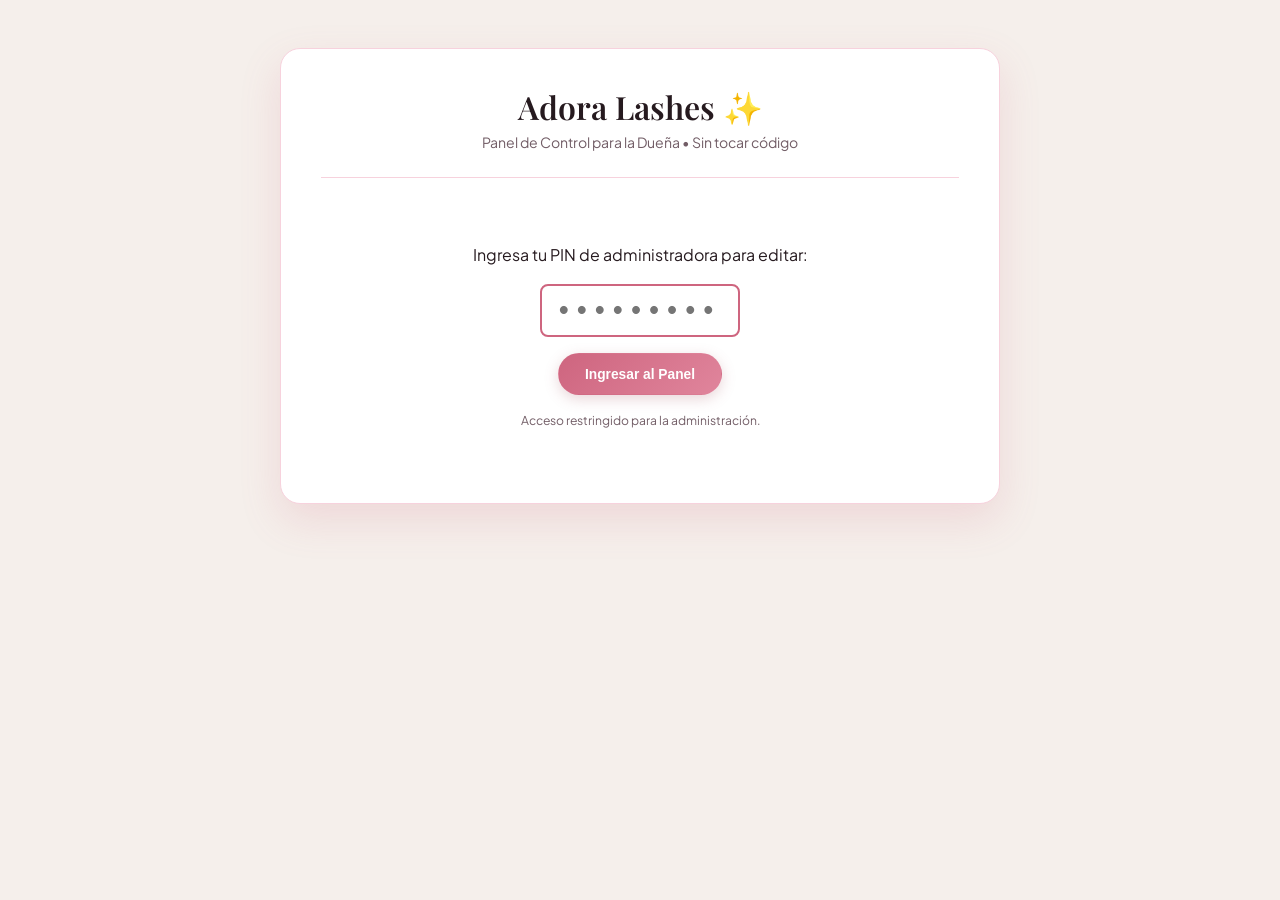
<file: admin.html>
<!DOCTYPE html>
<html lang="es">
<head>
  <meta charset="UTF-8">
  <meta name="viewport" content="width=device-width, initial-scale=1.0">
  <title>Panel de Administración | Adora Lashes</title>
  <meta name="robots" content="noindex, nofollow, noarchive">
  <link rel="preconnect" href="https://fonts.googleapis.com">
  <link rel="preconnect" href="https://fonts.gstatic.com" crossorigin>
  <link href="https://fonts.googleapis.com/css2?family=Playfair+Display:wght@600;700&family=Plus+Jakarta+Sans:wght@400;500;600;700&display=swap" rel="stylesheet">
  <link rel="stylesheet" href="style.css">
  <link rel="icon" href="data:image/svg+xml,<svg xmlns=%22http://www.w3.org/2000/svg%22 viewBox=%220 0 100 100%22><text y=%22.9em%22 font-size=%2290%22>✨</text></svg>">
  <style>
    body { background-color: #F5EFEB; min-height: 100vh; display: flex; flex-direction: column; }
    .admin-wrap { max-width: 720px; margin: 3rem auto; width: 90%; flex-grow: 1; }
    .admin-card { background: #FFFFFF; border: 1px solid var(--blush-200); border-radius: var(--radius-lg); padding: 2.5rem; box-shadow: var(--shadow-lg); }
    .admin-header { text-align: center; margin-bottom: 2rem; border-bottom: 1px solid var(--blush-200); padding-bottom: 1.5rem; }
    .admin-header h1 { font-size: 2rem; color: var(--dark); margin-bottom: 0.3rem; }
    .admin-header p { font-size: 0.88rem; color: var(--muted); }
    .pin-screen { text-align: center; padding: 2rem 0; }
    .pin-input { font-size: 1.8rem; letter-spacing: 8px; text-align: center; width: 200px; margin: 1rem auto; padding: 0.5rem; border: 2px solid var(--rose); border-radius: var(--radius-sm); outline: none; }
    .admin-section { margin-bottom: 1.8rem; }
    .admin-section h3 { font-size: 1.15rem; color: var(--rose); margin-bottom: 0.8rem; border-bottom: 1px dashed var(--blush-200); padding-bottom: 0.4rem; }
    .form-group label { font-size: 0.82rem; font-weight: 700; color: var(--dark); text-transform: uppercase; margin-bottom: 0.4rem; display: block; }
    .form-help { font-size: 0.76rem; color: var(--muted); margin-top: 0.3rem; }
    .admin-actions { display: flex; flex-wrap: wrap; gap: 0.8rem; margin-top: 2rem; padding-top: 1.5rem; border-top: 1px solid var(--blush-200); }
    .status-badge-preview { display: inline-block; padding: 0.3rem 0.8rem; border-radius: var(--pill); font-size: 0.8rem; font-weight: 700; }
    .status-open { background: #E8F5E9; color: #2E7D32; }
    .status-limited { background: #FFF8E1; color: #F57F17; }
    .status-closed { background: #FFEBEE; color: #C62828; }
    .msg-toast { display: none; padding: 0.8rem; border-radius: var(--radius-sm); text-align: center; font-size: 0.88rem; font-weight: 600; margin-bottom: 1.2rem; }
    .msg-success { background: #E8F5E9; color: #2E7D32; border: 1px solid #A5D6A7; }
    @media (max-width: 480px) {
      .admin-wrap { margin: 1.5rem auto; width: 94%; }
      .admin-card { padding: 1.5rem 1.1rem; }
      .pin-input { width: 100%; max-width: 200px; font-size: 1.4rem; letter-spacing: 5px; }
      .admin-header h1 { font-size: 1.6rem; }
    }
  </style>
</head>
<body>

  <div class="admin-wrap">
    <div class="admin-card">
      <div class="admin-header">
        <h1>Adora Lashes ✨</h1>
        <p>Panel de Control para la Dueña • Sin tocar código</p>
      </div>

      <div id="toast" class="msg-toast msg-success"></div>

      <!-- Pantalla de Acceso con PIN -->
      <div id="loginScreen" class="pin-screen">
        <p>Ingresa tu PIN de administradora para editar:</p>
        <input type="password" id="pinInput" class="pin-input" maxlength="20" placeholder="•••••••••">
        <br>
        <button type="button" id="loginBtn" class="btn btn-primary">Ingresar al Panel</button>
        <p class="form-help" style="margin-top:1rem">Acceso restringido para la administración.</p>
      </div>

      <!-- Formulario de Configuración -->
      <form id="adminForm" style="display:none;" novalidate>
        
        <div class="admin-section">
          <h3>1. Canal Oficial de WhatsApp</h3>
          <div class="form-group">
            <label for="waPhone">Enlace o Número de WhatsApp:</label>
            <input type="text" id="waPhone" class="form-group input" style="width:100%; padding:0.75rem; border:1px solid var(--blush-200); border-radius:6px;" required>
            <p class="form-help">Número con código de Chile sin signos ni espacios (ej. <code>56956407107</code>) o tu enlace.</p>
          </div>
        </div>

        <div class="admin-section">
          <h3>2. Barra de Anuncios Superior</h3>
          <div class="form-group">
            <label for="announcementText">Texto del Anuncio en la Web:</label>
            <input type="text" id="announcementText" class="form-group input" style="width:100%; padding:0.75rem; border:1px solid var(--blush-200); border-radius:6px;" maxlength="120" required>
            <p class="form-help">Ej: "✨ Fibras Coreanas & 100% Higiene • Agendando citas esta semana en Talca"</p>
          </div>
        </div>

        <div class="admin-section">
          <h3>3. Estado de la Agenda & Home Studio</h3>
          <div class="form-group">
            <label for="agendaStatus">Disponibilidad de Horas:</label>
            <select id="agendaStatus" style="width:100%; padding:0.75rem; border:1px solid var(--blush-200); border-radius:6px;">
              <option value="agendando">🟢 Agenda Abierta (Tomando Citas)</option>
              <option value="ultimos_cupos">🟡 Últimos Cupos del Mes</option>
              <option value="cerrada">🔴 Agenda Llena por Esta Semana</option>
            </select>
          </div>

          <div class="form-group" style="margin-top:1rem;">
            <label for="hoursText">Horarios de Atención:</label>
            <input type="text" id="hoursText" style="width:100%; padding:0.75rem; border:1px solid var(--blush-200); border-radius:6px;" placeholder="Lunes a Sábado: 10:00 - 20:30">
          </div>

          <div class="form-group" style="margin-top:1rem;">
            <label for="locationNote">Sector del Home Studio en Talca:</label>
            <input type="text" id="locationNote" style="width:100%; padding:0.75rem; border:1px solid var(--blush-200); border-radius:6px;" placeholder="Home Studio Cómodo y Privado (Talca)">
            <p class="form-help">Por seguridad, la dirección exacta no se muestra en la web; se indica que se envía por WhatsApp.</p>
          </div>
        </div>

        <div class="admin-actions">
          <button type="submit" class="btn btn-primary">
            💾 Guardar Cambios (Ver en Vivo)
          </button>
          
          <button type="button" id="downloadBtn" class="btn btn-outline">
            📥 Descargar config.json
          </button>

          <a href="index.html" class="btn btn-outline" target="_blank" rel="noopener noreferrer">
            👁️ Ver Sitio Web Principal →
          </a>
        </div>
      </form>

    </div>
  </div>

  <script>
    'use strict';
    const sha256 = async (str) => {
      const buf = await crypto.subtle.digest('SHA-256', new TextEncoder().encode('adoralash_talca_2026_salt_' + str));
      return Array.from(new Uint8Array(buf)).map(b => b.toString(16).padStart(2, '0')).join('');
    };
    const EXPECTED_HASH = '1332f31a9b613510157f33a31cb75dea40c5cd04c4be1f1f99c1c85491ce419d';
    const CONFIG_KEY = 'adoralash_admin_config';
    let failedAttempts = 0;
    let lockUntil = 0;

    const loginScreen = document.getElementById('loginScreen');
    const adminForm = document.getElementById('adminForm');
    const pinInput = document.getElementById('pinInput');
    const loginBtn = document.getElementById('loginBtn');
    const toast = document.getElementById('toast');

    // Manejo de Login con Criptografía y Protección Anti Fuerza Bruta
    loginBtn.addEventListener('click', async () => {
      const now = Date.now();
      if (now < lockUntil) {
        const waitSec = Math.ceil((lockUntil - now) / 1000);
        alert(`⚠️ Demasiados intentos fallidos. Por seguridad, espera ${waitSec} segundos.`);
        return;
      }

      const inputVal = pinInput.value.trim();
      if (!inputVal) return;

      const hash = await sha256(inputVal);
      if (hash === EXPECTED_HASH) {
        failedAttempts = 0;
        loginScreen.style.display = 'none';
        adminForm.style.display = 'block';
        loadValues();
      } else {
        failedAttempts++;
        pinInput.value = '';
        pinInput.focus();
        if (failedAttempts >= 3) {
          lockUntil = Date.now() + 60000;
          alert('⚠️ 3 intentos fallidos. Bloqueo temporal por 60 segundos por seguridad.');
        } else {
          alert(`PIN de acceso incorrecto. (Intento ${failedAttempts}/3)`);
        }
      }
    });

    pinInput.addEventListener('keydown', (e) => {
      if (e.key === 'Enter') loginBtn.click();
    });

    // Cargar valores existentes
    function loadValues() {
      let cfg = {
        whatsappPhone: "56956407107",
        announcement: "✨ Fibras Coreanas & 100% Higiene • Atención en Home Studio Cómodo y Privado en Talca • Cita Previa",
        studioStatus: "agendando",
        hours: "Lunes a Sábado: 10:00 - 20:30 (Previa reserva)",
        locationNote: "Talca (Home Studio Privado - Dirección enviada al agendar por seguridad)"
      };

      const saved = localStorage.getItem(CONFIG_KEY);
      if (saved) {
        try { cfg = { ...cfg, ...JSON.parse(saved) }; } catch(e) {}
      }

      document.getElementById('waPhone').value = cfg.whatsappPhone || '';
      document.getElementById('announcementText').value = cfg.announcement || '';
      document.getElementById('agendaStatus').value = cfg.studioStatus || 'agendando';
      document.getElementById('hoursText').value = cfg.hours || '';
      document.getElementById('locationNote').value = cfg.locationNote || '';
    }

    function showToast(msg) {
      toast.textContent = msg;
      toast.style.display = 'block';
      setTimeout(() => { toast.style.display = 'none'; }, 3500);
    }

    // Guardar cambios
    adminForm.addEventListener('submit', (e) => {
      e.preventDefault();
      const cfg = {
        whatsappPhone: document.getElementById('waPhone').value.trim(),
        announcement: document.getElementById('announcementText').value.trim(),
        studioStatus: document.getElementById('agendaStatus').value,
        hours: document.getElementById('hoursText').value.trim(),
        locationNote: document.getElementById('locationNote').value.trim()
      };

      localStorage.setItem(CONFIG_KEY, JSON.stringify(cfg));
      showToast('✓ ¡Cambios guardados con éxito en este navegador!');
    });

    // Descargar config.json para subirlo al hosting
    document.getElementById('downloadBtn').addEventListener('click', () => {
      const cfg = {
        whatsappPhone: document.getElementById('waPhone').value.trim(),
        announcement: document.getElementById('announcementText').value.trim(),
        studioStatus: document.getElementById('agendaStatus').value,
        hours: document.getElementById('hoursText').value.trim(),
        locationNote: document.getElementById('locationNote').value.trim()
      };

      const blob = new Blob([JSON.stringify(cfg, null, 2)], { type: 'application/json' });
      const url = URL.createObjectURL(blob);
      const a = document.createElement('a');
      a.href = url;
      a.download = 'config.json';
      a.click();
      URL.revokeObjectURL(url);
      showToast('✓ Descarga de config.json lista para actualizar.');
    });
  </script>
</body>
</html>
</file>
<file: style.css>
/* ADORA LASHES - ESTÉTICA ALTA GAMA (French Rosé Chic, Seda Macaron & Ébano Cassis) */
:root {
  --serif: 'Playfair Display', Georgia, serif;
  --sans: 'Plus Jakarta Sans', -apple-system, sans-serif;
  --bg-page: #FAF3F6;
  --bg-card: #FFFFFF;
  --blush-50: #FFF3F6;
  --blush-100: #FCE6EC;
  --blush-200: #F7D2DD;
  --rose: #CE657F;
  --rose-hover: #B44F69;
  --rose-light: #E0859C;
  --dark: #261A1F;
  --muted: #725D66;
  --radius-sm: 8px;
  --radius-md: 14px;
  --radius-lg: 20px;
  --pill: 50px;
  --shadow-sm: 0 4px 14px rgba(206, 101, 127, 0.09);
  --shadow-md: 0 10px 28px rgba(206, 101, 127, 0.13);
  --shadow-lg: 0 16px 40px rgba(206, 101, 127, 0.17);
  --tr: all 0.25s ease;
}
*, *::before, *::after { box-sizing: border-box; margin: 0; padding: 0; }
html { scroll-behavior: smooth; font-size: 16px; }
body { font-family: var(--sans); background-color: var(--bg-page); color: var(--dark); line-height: 1.6; -webkit-font-smoothing: antialiased; }
.container { width: 90%; max-width: 1120px; margin: 0 auto; }
.text-center { text-align: center; }

/* Tipografía */
h1, h2, h3, h4 { font-family: var(--serif); font-weight: 600; line-height: 1.25; color: var(--dark); }
h1 { font-size: clamp(2.3rem, 4vw, 3.8rem); margin-bottom: 1rem; line-height: 1.15; }
h2 { font-size: clamp(1.8rem, 3vw, 2.5rem); margin-bottom: 0.8rem; }
h3 { font-size: 1.3rem; margin-bottom: 0.4rem; }
.italic-serif { font-style: italic; color: var(--rose); font-weight: 400; }
.section-kicker { text-transform: uppercase; letter-spacing: 2px; font-size: 0.74rem; font-weight: 700; color: var(--rose); display: block; margin-bottom: 0.5rem; }

/* Botones */
.btn { display: inline-flex; align-items: center; justify-content: center; gap: 0.5rem; padding: 0.8rem 1.6rem; border-radius: var(--pill); font-size: 0.86rem; font-weight: 600; text-decoration: none; cursor: pointer; transition: var(--tr); border: 1px solid transparent; }
.btn-sm { padding: 0.5rem 1.2rem; font-size: 0.8rem; }
.btn-primary { background: linear-gradient(135deg, var(--rose) 0%, var(--rose-light) 100%); color: #FFF; box-shadow: 0 4px 14px rgba(167, 93, 103, 0.25); }
.btn-primary:hover { background: var(--rose-hover); transform: translateY(-2px); box-shadow: 0 8px 20px rgba(167, 93, 103, 0.35); }
.btn-outline { background: transparent; color: var(--rose); border-color: var(--rose); }
.btn-outline:hover { background: var(--blush-100); }
.btn-block { width: 100%; }

/* Header & Barra Superior */
.top-announcement { background: linear-gradient(90deg, #B44F69, #CE657F, #B44F69); color: #FFF; text-align: center; font-size: 0.78rem; font-weight: 600; padding: 0.4rem 1rem; letter-spacing: 0.3px; }
.site-header { position: sticky; top: 0; background: rgba(250, 247, 246, 0.95); backdrop-filter: blur(12px); border-bottom: 1px solid rgba(236, 207, 199, 0.6); z-index: 100; padding: 0.75rem 0; }
.nav-wrapper { display: flex; justify-content: space-between; align-items: center; }
.brand-logo { text-decoration: none; display: flex; align-items: center; gap: 0.75rem; }
.brand-avatar-mini { width: 44px; height: 44px; border-radius: 50%; padding: 2px; background: linear-gradient(135deg, var(--rose), var(--blush-200)); box-shadow: var(--shadow-sm); }
.brand-avatar-mini img { width: 100%; height: 100%; border-radius: 50%; object-fit: cover; }
.brand-name { font-family: var(--serif); font-size: 1.35rem; font-weight: 700; color: var(--dark); }
.brand-sub { font-size: 0.6rem; letter-spacing: 2px; color: var(--rose); font-weight: 700; margin-top: -3px; display: block; }
.nav-menu { display: flex; align-items: center; gap: 1.6rem; }
.nav-menu a:not(.btn) { text-decoration: none; color: var(--dark); font-size: 0.85rem; font-weight: 600; transition: var(--tr); }
.nav-menu a:not(.btn):hover { color: var(--rose); }
.nav-special { color: var(--rose) !important; background: var(--blush-100); padding: 0.3rem 0.8rem; border-radius: var(--pill); border: 1px solid var(--blush-200); }
.header-actions { display: flex; align-items: center; gap: 0.6rem; }
.mobile-menu-btn { display: none; background: none; border: none; cursor: pointer; width: 40px; height: 40px; position: relative; border-radius: var(--pill); padding: 0; transition: var(--tr); }
.mobile-menu-btn:hover { background: var(--blush-100); }
.mobile-menu-btn span { display: block; width: 22px; height: 2px; background: var(--dark); position: absolute; left: 9px; transition: transform 0.25s ease, top 0.25s ease, bottom 0.25s ease, opacity 0.25s ease; }
.mobile-menu-btn span:first-child { top: 14px; }
.mobile-menu-btn span:last-child { bottom: 14px; }
.mobile-menu-btn.active span:first-child { top: 19px; transform: rotate(45deg); }
.mobile-menu-btn.active span:last-child { bottom: 19px; transform: rotate(-45deg); }

/* Hero */
.hero { padding: 3.5rem 0 3rem; }
.hero-grid { display: grid; grid-template-columns: 1.15fr 0.85fr; gap: 2.5rem; align-items: center; }
.profile-pill { display: inline-flex; align-items: center; gap: 0.5rem; padding: 0.3rem 0.9rem; background: var(--blush-100); border: 1px solid var(--blush-200); border-radius: var(--pill); font-size: 0.78rem; font-weight: 700; color: var(--rose); margin-bottom: 1rem; }
.bio-highlight-box { background: var(--bg-card); border-left: 3px solid var(--rose); padding: 0.9rem 1.1rem; border-radius: 0 var(--radius-sm) var(--radius-sm) 0; box-shadow: var(--shadow-sm); margin-bottom: 1.6rem; font-size: 0.88rem; color: var(--muted); }
.bio-highlight-box strong { color: var(--dark); }
.faith-quote { font-family: var(--serif); font-size: 0.9rem; color: var(--rose); margin-top: 0.4rem; }
.hero-actions { display: flex; gap: 1rem; align-items: center; flex-wrap: wrap; margin-bottom: 1.6rem; }
.hero-perks { display: flex; gap: 1.3rem; font-size: 0.8rem; color: var(--muted); font-weight: 600; }

/* Instagram Card Mockup */
.instagram-card-mockup { background: var(--bg-card); border: 1px solid var(--blush-200); border-radius: var(--radius-lg); padding: 1.5rem; box-shadow: var(--shadow-lg); }
.insta-header { display: flex; align-items: center; gap: 1.1rem; margin-bottom: 1rem; }
.insta-avatar-large { width: 72px; height: 72px; border-radius: 50%; padding: 2px; background: linear-gradient(135deg, var(--rose), var(--blush-200)); flex-shrink: 0; }
.insta-avatar-large img { width: 100%; height: 100%; border-radius: 50%; object-fit: cover; }
.insta-user { font-weight: 700; font-size: 1.05rem; }
.verified-badge { background: var(--rose); color: #FFF; width: 17px; height: 17px; border-radius: 50%; display: inline-flex; align-items: center; justify-content: center; font-size: 0.62rem; margin-left: 0.3rem; }
.insta-stats { display: flex; gap: 1.2rem; margin-top: 0.4rem; }
.stat-box { display: flex; flex-direction: column; }
.stat-num { font-weight: 700; font-size: 0.92rem; color: var(--dark); }
.stat-lbl { font-size: 0.68rem; color: var(--muted); }
.real-works-preview { display: grid; grid-template-columns: 1fr 1fr; gap: 0.75rem; }
.work-thumb { border-radius: var(--radius-sm); overflow: hidden; position: relative; border: 1px solid var(--blush-200); }
.work-thumb img { width: 100%; height: 125px; object-fit: cover; display: block; transition: transform 0.4s ease; }
.work-thumb:hover img { transform: scale(1.06); }
.work-label { position: absolute; bottom: 0; left: 0; right: 0; background: rgba(34, 28, 30, 0.85); color: #FFF; font-size: 0.68rem; font-weight: 700; text-align: center; padding: 0.2rem 0.4rem; }

/* Sección Servicios & Asistente */
.section { padding: 4rem 0; }
.section-head { max-width: 660px; margin: 0 auto 2.5rem; }
.section-desc { color: var(--muted); font-size: 0.94rem; }
.style-advisor { background: var(--blush-100); padding: 1.2rem; border-radius: var(--radius-md); border: 1px solid var(--blush-200); margin-top: 1.5rem; }
.advisor-title { display: block; font-size: 0.78rem; font-weight: 700; color: var(--rose); margin-bottom: 0.7rem; text-transform: uppercase; letter-spacing: 1px; }
.advisor-options { display: flex; flex-wrap: wrap; gap: 0.5rem; justify-content: center; }
.advisor-btn { background: #FFF; border: 1px solid var(--blush-200); padding: 0.4rem 0.9rem; border-radius: var(--pill); font: inherit; font-size: 0.8rem; font-weight: 600; color: var(--dark); cursor: pointer; transition: var(--tr); }
.advisor-btn:hover, .advisor-btn.active { background: var(--rose); color: #FFF; border-color: var(--rose); box-shadow: 0 4px 10px rgba(167, 93, 103, 0.2); }

/* Grid de Servicios */
.services-grid { display: grid; grid-template-columns: repeat(auto-fit, minmax(270px, 1fr)); gap: 1.6rem; }
.service-card { background: var(--bg-card); border-radius: var(--radius-md); border: 1px solid rgba(236, 207, 199, 0.7); box-shadow: var(--shadow-sm); overflow: hidden; display: flex; flex-direction: column; transition: var(--tr); position: relative; }
.service-card:hover { transform: translateY(-4px); box-shadow: var(--shadow-md); border-color: var(--rose); }
.service-card.card-highlight { border-color: var(--rose); box-shadow: 0 0 0 3px rgba(167, 93, 103, 0.25); transform: translateY(-4px); }
.service-card.featured { border: 1.5px solid var(--rose); }
.card-img-header { width: 100%; height: 180px; overflow: hidden; }
.card-img-header img { width: 100%; height: 100%; object-fit: cover; transition: transform 0.4s ease; }
.service-card:hover .card-img-header img { transform: scale(1.06); }
.card-body { padding: 1.6rem 1.4rem; display: flex; flex-direction: column; flex-grow: 1; }
.card-badge { position: absolute; top: 12px; right: 14px; font-size: 0.65rem; font-weight: 700; text-transform: uppercase; padding: 0.2rem 0.65rem; border-radius: var(--pill); background: var(--rose); color: #FFF; box-shadow: 0 4px 8px rgba(0,0,0,0.15); }
.service-number { font-size: 0.7rem; color: var(--rose); font-weight: 700; letter-spacing: 1.5px; text-transform: uppercase; margin-bottom: 0.35rem; }
.service-card p { font-size: 0.85rem; color: var(--muted); line-height: 1.5; margin-bottom: 1.1rem; }
.card-features { list-style: none; font-size: 0.8rem; margin-bottom: 1.4rem; flex-grow: 1; }
.card-features li { margin-bottom: 0.4rem; }
.card-features li::before { content: "• "; color: var(--rose); font-weight: bold; }
.card-link { color: var(--rose); text-decoration: none; font-size: 0.85rem; font-weight: 700; transition: var(--tr); }
.card-link:hover { color: var(--dark); padding-left: 3px; }

/* Diseños de Autor */
.specials-section { background: linear-gradient(180deg, var(--blush-50) 0%, var(--blush-100) 100%); border-top: 1px solid var(--blush-200); border-bottom: 1px solid var(--blush-200); }
.specials-grid { display: grid; grid-template-columns: 1fr 1fr; gap: 1.8rem; max-width: 920px; margin: 0 auto; }
.special-card { background: #FFF; border: 1.5px solid var(--rose); border-radius: var(--radius-lg); overflow: hidden; box-shadow: var(--shadow-md); position: relative; display: flex; flex-direction: column; }
.special-badge { position: absolute; top: 12px; right: 12px; background: var(--rose); color: #FFF; font-size: 0.68rem; font-weight: 700; text-transform: uppercase; padding: 0.25rem 0.75rem; border-radius: var(--pill); z-index: 2; }
.special-img-wrap { width: 100%; height: 200px; overflow: hidden; }
.special-img-wrap img { width: 100%; height: 100%; object-fit: cover; transition: transform 0.4s ease; }
.special-card:hover .special-img-wrap img { transform: scale(1.05); }
.special-content { padding: 1.8rem 1.6rem; display: flex; flex-direction: column; flex-grow: 1; }
.special-sub { color: var(--rose); font-size: 0.85rem; font-weight: 600; margin-bottom: 1.1rem; }

/* Galería */
.gallery-grid { display: grid; grid-template-columns: repeat(auto-fit, minmax(250px, 1fr)); gap: 1.2rem; }
.gallery-item { border-radius: var(--radius-md); overflow: hidden; position: relative; aspect-ratio: 4 / 3; box-shadow: var(--shadow-sm); border: 1px solid var(--blush-200); }
.gallery-item img { width: 100%; height: 100%; object-fit: cover; transition: transform 0.5s ease; }
.gallery-item:hover img { transform: scale(1.08); }
.gallery-caption { position: absolute; bottom: 0; left: 0; right: 0; background: linear-gradient(to top, rgba(34, 28, 30, 0.9) 0%, transparent 100%); color: #FFF; font-size: 0.78rem; font-weight: 600; padding: 1.2rem 0.8rem 0.5rem; }

/* Guía de Cuidados */
.care-section { background: linear-gradient(180deg, var(--bg-page) 0%, var(--blush-100) 100%); border-top: 1px solid var(--blush-200); border-bottom: 1px solid var(--blush-200); }
.care-grid { display: grid; grid-template-columns: repeat(auto-fit, minmax(240px, 1fr)); gap: 1.4rem; }
.care-card { background: #FFFFFF; padding: 1.8rem 1.4rem; border-radius: var(--radius-md); border: 1px solid var(--blush-200); box-shadow: var(--shadow-sm); position: relative; display: flex; flex-direction: column; }
.care-step { font-size: 0.7rem; font-weight: 700; color: var(--rose); text-transform: uppercase; letter-spacing: 1px; margin-bottom: 0.5rem; display: block; }
.care-card h4 { font-size: 1.15rem; margin-bottom: 0.5rem; color: var(--dark); }
.care-card p { font-size: 0.85rem; color: var(--muted); line-height: 1.5; }
.care-card.care-full { grid-column: 1 / -1; background: linear-gradient(135deg, #FFFFFF 0%, var(--blush-50) 100%); border: 1.5px solid var(--rose); }

/* Home Studio Box */
.studio-box { background: #FFFFFF; border: 1px solid var(--blush-200); border-radius: var(--radius-lg); padding: 2.5rem 2rem; box-shadow: var(--shadow-md); text-align: center; max-width: 780px; margin: 0 auto; }
.studio-badge { display: inline-block; padding: 0.35rem 1rem; background: var(--blush-100); color: var(--rose); font-size: 0.78rem; font-weight: 700; border-radius: var(--pill); margin-bottom: 1rem; border: 1px solid var(--blush-200); }
.studio-box p { font-size: 0.95rem; color: var(--muted); line-height: 1.6; margin-bottom: 1.4rem; }
.studio-privacy-notice { background: var(--blush-50); border: 1px dashed var(--rose); border-radius: var(--radius-sm); padding: 0.9rem 1.2rem; font-size: 0.84rem; color: var(--dark); }

/* Formulario */
.contact-container { max-width: 660px; }
.clean-form { background: #FFF; padding: 2.2rem; border-radius: var(--radius-lg); border: 1px solid var(--blush-200); box-shadow: var(--shadow-lg); }
.form-row { display: grid; grid-template-columns: 1fr 1fr; gap: 1rem; }
.form-group { margin-bottom: 1rem; }
.form-group label { display: block; font-size: 0.78rem; font-weight: 600; margin-bottom: 0.35rem; text-transform: uppercase; color: var(--dark); }
.form-group input, .form-group select { width: 100%; padding: 0.7rem 0.9rem; border: 1px solid var(--blush-200); border-radius: var(--radius-sm); background: var(--bg-page); font: inherit; font-size: 0.86rem; outline: none; transition: var(--tr); }
.form-group input:focus, .form-group select:focus { border-color: var(--rose); background: #FFF; box-shadow: 0 0 0 3px rgba(167, 93, 103, 0.15); }
.privacy-check { display: flex; align-items: flex-start; gap: 0.5rem; font-size: 0.76rem; color: var(--muted); margin-bottom: 1.2rem; cursor: pointer; }
.privacy-check input { margin-top: 0.15rem; accent-color: var(--rose); }
.form-feedback { margin-top: 0.8rem; font-size: 0.84rem; text-align: center; min-height: 1.2rem; }
.form-feedback.error { color: #D32F2F; }
.form-feedback.success { color: #2E7D32; }

/* Botón Flotante WhatsApp & Footer */
.whatsapp-float {
  position: fixed;
  bottom: calc(82px + env(safe-area-inset-bottom, 0px));
  right: calc(20px + env(safe-area-inset-right, 0px));
  background: #25D366;
  color: #FFF;
  width: 54px;
  height: 54px;
  border-radius: 50%;
  display: flex;
  align-items: center;
  justify-content: center;
  box-shadow: 0 8px 24px rgba(37, 211, 102, 0.45);
  z-index: 9999;
  transition: var(--tr);
  text-decoration: none;
}
.whatsapp-float:hover {
  transform: scale(1.08);
  box-shadow: 0 12px 30px rgba(37, 211, 102, 0.6);
}
.whatsapp-float svg {
  display: block;
  width: 30px;
  height: 30px;
  margin-left: 0.5px;
  margin-top: 0.5px;
}

/* Ocultar barra o drawer inyectado de Netlify si interfiere */
[data-netlify-deploy-id],
.netlify-drawer,
#netlify-collaborative-tools,
netlify-drawer-root {
  display: none !important;
}
.site-footer { background: #1C1719; color: #FAF7F6; padding: 3rem 0 1.5rem; margin-top: 3.5rem; }
.footer-grid { display: grid; grid-template-columns: 2fr 1fr 1fr; gap: 2rem; padding-bottom: 1.8rem; border-bottom: 1px solid rgba(255, 255, 255, 0.1); }
.footer-brand .brand-title { color: #FFF; font-size: 1.5rem; }
.footer-brand p { color: #B5ABB0; font-size: 0.84rem; margin: 0.5rem 0 0.8rem; line-height: 1.6; }
.footer-social a { color: var(--blush-200); text-decoration: none; font-size: 0.84rem; font-weight: 600; }
.footer-col h6 { font-size: 0.78rem; text-transform: uppercase; letter-spacing: 2px; color: var(--rose-light); margin-bottom: 0.8rem; }
.footer-col ul { list-style: none; }
.footer-col ul li { font-size: 0.82rem; color: #B5ABB0; margin-bottom: 0.4rem; }
.footer-bottom { padding-top: 1.2rem; color: #7D7277; font-size: 0.74rem; }

/* Modal Secreto de Administración */
.secret-admin-modal { position: fixed; inset: 0; background: rgba(34, 28, 30, 0.7); backdrop-filter: blur(8px); z-index: 10000; display: flex; align-items: center; justify-content: center; padding: 1rem; }
.secret-admin-card { background: #FFFFFF; border: 1px solid var(--blush-200); border-radius: var(--radius-lg); padding: 2rem 1.8rem; width: 100%; max-width: 420px; box-shadow: var(--shadow-lg); position: relative; text-align: center; }
.secret-close { position: absolute; top: 10px; right: 14px; background: none; border: none; font-size: 1.6rem; cursor: pointer; color: var(--muted); }
.secret-input { width: 100%; padding: 0.7rem 0.9rem; border: 1px solid var(--blush-200); border-radius: var(--radius-sm); background: var(--bg-page); font: inherit; font-size: 0.88rem; margin: 0.4rem 0 0.8rem; outline: none; }
.secret-field { text-align: left; margin-bottom: 0.8rem; }
.secret-field label { font-size: 0.74rem; font-weight: 700; color: var(--rose); text-transform: uppercase; }
.quick-status-btns { display: flex; gap: 0.35rem; margin-top: 0.3rem; flex-wrap: wrap; }
.quick-btn { background: var(--blush-100); border: 1px solid var(--blush-200); padding: 0.25rem 0.6rem; border-radius: var(--pill); font-size: 0.72rem; cursor: pointer; font-weight: 600; color: var(--dark); transition: var(--tr); }
.quick-btn:hover { background: var(--rose); color: #FFFFFF; }

/* Modo Diseñador Visual Activo */
body.designer-mode-active [contenteditable="true"] { outline: 1.5px dashed var(--rose) !important; outline-offset: 3px; cursor: text !important; }
body.designer-mode-active [contenteditable="true"]:hover { outline-color: #2E7D32 !important; background-color: rgba(255, 255, 255, 0.4); }
body.designer-mode-active [contenteditable="true"]:focus { outline: 2px solid var(--rose) !important; background-color: #FFFFFF; }

body.designer-mode-active img {
  outline: 2.5px dashed var(--rose) !important;
  outline-offset: -3px;
  cursor: pointer !important;
  transition: transform 0.25s ease, filter 0.25s ease, outline-color 0.25s ease;
}
body.designer-mode-active img:hover {
  outline: 2.5px solid #2E7D32 !important;
  filter: brightness(0.92) contrast(1.05);
}
body.designer-mode-active .work-thumb::after,
body.designer-mode-active .gallery-item::after,
body.designer-mode-active .card-img-header::after,
body.designer-mode-active .special-img-wrap::after {
  content: "📷 Cambiar Foto";
  position: absolute;
  top: 10px;
  left: 10px;
  background: rgba(30, 22, 27, 0.88);
  color: #FFFFFF;
  font-size: 0.72rem;
  font-weight: 700;
  padding: 0.25rem 0.6rem;
  border-radius: var(--pill);
  pointer-events: none;
  z-index: 5;
  box-shadow: 0 4px 10px rgba(0,0,0,0.3);
  backdrop-filter: blur(4px);
  border: 1px solid rgba(255,255,255,0.2);
}

/* Barra Flotante del Diseñador */
.designer-bar { position: fixed; bottom: 14px; left: 50%; transform: translateX(-50%); background: #1C1719; color: #FFFFFF; padding: 0.5rem 1rem; border-radius: var(--pill); box-shadow: 0 10px 30px rgba(0, 0, 0, 0.45); z-index: 10001; display: flex; align-items: center; gap: 0.6rem; max-width: 95vw; flex-wrap: wrap; justify-content: center; border: 1px solid rgba(255, 255, 255, 0.15); }
.designer-bar span { font-size: 0.76rem; font-weight: 600; color: #EADFD8; }
.designer-btn { background: rgba(255, 255, 255, 0.12); border: 1px solid rgba(255, 255, 255, 0.2); color: #FFFFFF; padding: 0.4rem 0.75rem; border-radius: var(--pill); font: inherit; font-size: 0.75rem; font-weight: 600; cursor: pointer; transition: var(--tr); display: inline-flex; align-items: center; gap: 0.3rem; }
.designer-btn:hover { background: var(--rose); color: #FFFFFF; }
.designer-btn.btn-save { background: #2E7D32; border-color: #4CAF50; }
.designer-btn.btn-save:hover { background: #1B5E20; }
.designer-btn.btn-exit { background: #C62828; border-color: #EF5350; }
.designer-btn.btn-exit:hover { background: #B71C1C; }

/* Popover Flotante de Colores */
.color-picker-popover { position: fixed; bottom: 70px; left: 50%; transform: translateX(-50%); background: #FFFFFF; border: 1px solid var(--blush-200); border-radius: var(--radius-md); padding: 1.2rem; box-shadow: var(--shadow-lg); z-index: 10002; width: 320px; max-width: 90vw; color: var(--dark); text-align: left; }
.color-picker-popover h4 { font-size: 0.95rem; margin-bottom: 0.6rem; color: var(--dark); }
.preset-grid { display: grid; grid-template-columns: 1fr 1fr; gap: 0.5rem; margin-bottom: 0.8rem; }
.preset-theme-btn { display: flex; align-items: center; gap: 0.5rem; padding: 0.4rem 0.6rem; background: var(--bg-page); border: 1px solid var(--blush-200); border-radius: var(--radius-sm); font: inherit; font-size: 0.75rem; font-weight: 600; cursor: pointer; text-align: left; }
.preset-theme-btn:hover { border-color: var(--rose); background: #FFFFFF; }
.theme-dot { width: 14px; height: 14px; border-radius: 50%; border: 1px solid rgba(0,0,0,0.1); flex-shrink: 0; }
.custom-color-inputs { display: flex; gap: 0.8rem; align-items: center; padding-top: 0.6rem; border-top: 1px dashed var(--blush-200); justify-content: space-between; }
.color-input-item { display: flex; flex-direction: column; gap: 0.2rem; font-size: 0.72rem; font-weight: 700; color: var(--muted); }
.color-input-item input[type="color"] { width: 44px; height: 32px; border: 1px solid var(--blush-200); border-radius: 6px; cursor: pointer; padding: 0; background: none; }

/* Agendamiento Fácil Estilo Bupa */
.bupa-card { background: #FFFFFF; border: 1px solid var(--blush-200); border-radius: var(--radius-lg); padding: 2.2rem 1.8rem; box-shadow: var(--shadow-lg); max-width: 680px; margin: 0 auto; text-align: center; }
.stepper-header { margin-bottom: 2rem; }
.stepper-progress-track { height: 6px; background: var(--blush-100); border-radius: var(--pill); overflow: hidden; margin-bottom: 0.8rem; }
.stepper-progress-fill { height: 100%; background: linear-gradient(90deg, var(--rose), var(--rose-light)); border-radius: var(--pill); transition: width 0.35s ease; }
.stepper-steps-indicator { display: flex; justify-content: space-between; font-size: 0.76rem; font-weight: 700; color: var(--muted); }
.step-num-pill.active { color: var(--rose); }
.bupa-question { font-size: 1.4rem; color: var(--dark); margin-bottom: 0.3rem; }
.bupa-sub { font-size: 0.85rem; color: var(--muted); margin-bottom: 1.4rem; }
.bupa-choices-grid { display: grid; grid-template-columns: 1fr 1fr; gap: 0.85rem; }
.bupa-choice-btn { position: relative; overflow: hidden; background: var(--bg-page); border: 1.5px solid var(--blush-200); border-radius: var(--radius-md); padding: 1.1rem 0.95rem; display: flex; align-items: center; gap: 0.85rem; text-align: left; cursor: pointer; transition: all 0.28s cubic-bezier(0.16, 1, 0.3, 1); }
.bupa-choice-btn:hover, .bupa-choice-btn.selected { border-color: var(--rose); background: #FFFFFF; transform: translateY(-3px); box-shadow: 0 10px 24px rgba(206, 101, 127, 0.16); }
.bupa-choice-icon { font-size: 1.5rem; flex-shrink: 0; }
.bupa-choice-info strong { display: block; font-size: 0.88rem; color: var(--dark); padding-right: 70px; }
.bupa-choice-info small { font-size: 0.73rem; color: var(--muted); line-height: 1.25; display: block; margin-top: 2px; }
.bupa-choice-badge { position: absolute; top: 9px; right: 10px; font-size: 0.64rem; font-weight: 700; text-transform: uppercase; letter-spacing: 0.4px; background: var(--blush-100); color: var(--rose); padding: 0.18rem 0.5rem; border-radius: var(--pill); }
.featured-choice .bupa-choice-badge { background: var(--rose); color: #FFFFFF; }
.bupa-trust-note { background: rgba(252, 230, 236, 0.45); border: 1px solid var(--blush-200); border-radius: var(--radius-sm); padding: 0.8rem 1rem; margin-bottom: 1.2rem; display: flex; align-items: flex-start; gap: 0.65rem; text-align: left; font-size: 0.82rem; color: var(--dark); line-height: 1.45; }
.bupa-trust-note span { font-size: 1.15rem; flex-shrink: 0; margin-top: 1px; }
.bupa-input-wrap { margin-bottom: 1.2rem; }
.bupa-name-input { width: 100%; max-width: 440px; padding: 0.85rem 1.1rem; border: 2px solid var(--blush-200); border-radius: var(--radius-md); font: inherit; font-size: 1rem; text-align: center; outline: none; transition: var(--tr); background: var(--bg-page); }
.bupa-name-input:focus { border-color: var(--rose); background: #FFFFFF; box-shadow: 0 0 0 3px rgba(184, 114, 123, 0.15); }
.bupa-summary-card { background: var(--blush-50); border: 1px dashed var(--rose); border-radius: var(--radius-sm); padding: 0.8rem 1.2rem; margin-bottom: 1.2rem; display: flex; justify-content: space-around; flex-wrap: wrap; gap: 0.6rem; font-size: 0.82rem; }
.summary-item .sum-lbl { color: var(--muted); margin-right: 0.3rem; }
.summary-item strong { color: var(--dark); }
.bupa-nav-actions { display: flex; justify-content: center; gap: 0.8rem; margin-top: 1.4rem; flex-wrap: wrap; }
.btn-block-cta { width: 100%; max-width: 440px; font-size: 0.92rem; padding: 0.95rem; }
.privacy-tiny-row { margin-bottom: 0.8rem; text-align: center; }

/* ==========================================================================
   MODO GLAM NOCTURNO (Luxury Midnight Cassis & Velvet Rose Gold)
   Diseño de alta costura, contraste perfecto y elegancia editorial.
   ========================================================================== */
html.dark-glam {
  --bg-page: #130D11 !important;
  --bg-card: #1D141A !important;
  --blush-50: #251921 !important;
  --blush-100: #331E2A !important;
  --blush-200: #4D2B3D !important;
  --rose: #D96E8A !important;
  --rose-light: #E888A1 !important;
  --rose-hover: #BF5370 !important;
  --dark: #FFF0F4 !important;
  --muted: #CDB3BE !important;
  --shadow-sm: 0 4px 14px rgba(0, 0, 0, 0.45);
  --shadow-md: 0 10px 28px rgba(0, 0, 0, 0.55);
  --shadow-lg: 0 16px 40px rgba(0, 0, 0, 0.65);
}

html.dark-glam body {
  background-color: #130D11 !important;
  color: #FFF0F4 !important;
}

html.dark-glam h1,
html.dark-glam h2,
html.dark-glam h3,
html.dark-glam h4,
html.dark-glam .brand-name,
html.dark-glam .insta-user,
html.dark-glam .stat-num,
html.dark-glam strong {
  color: #FFF0F4 !important;
}

html.dark-glam .section-desc,
html.dark-glam .hero-perks,
html.dark-glam .stat-lbl,
html.dark-glam .card-features li,
html.dark-glam .service-card p,
html.dark-glam .care-card p,
html.dark-glam .zero-card p,
html.dark-glam .studio-box p,
html.dark-glam .advisor-sub,
html.dark-glam .advisor-result-card p,
html.dark-glam .bupa-sub,
html.dark-glam .summary-item .sum-lbl,
html.dark-glam .privacy-check {
  color: #CDB3BE !important;
}

/* Header & Navegación en Modo Oscuro */
html.dark-glam .site-header {
  background: rgba(19, 13, 17, 0.95) !important;
  border-bottom: 1px solid #38212F !important;
}
html.dark-glam .nav-menu a:not(.btn) {
  color: #FFF0F4 !important;
}
html.dark-glam .nav-menu a:not(.btn):hover {
  color: var(--rose) !important;
}
html.dark-glam .nav-special {
  background: #331E2A !important;
  color: #E888A1 !important;
  border-color: #4D2B3D !important;
}
html.dark-glam .nav-menu {
  background: #181015 !important;
  border-bottom-color: #4D2B3D !important;
}
html.dark-glam .mobile-menu-btn span {
  background: #FFF0F4 !important;
}
html.dark-glam .theme-toggle-btn {
  background: #331E2A !important;
  border-color: #4D2B3D !important;
  color: #FFF0F4 !important;
}

/* Tarjetas y Contenedores */
html.dark-glam .service-card,
html.dark-glam .special-card,
html.dark-glam .bupa-card,
html.dark-glam .studio-box,
html.dark-glam .care-card,
html.dark-glam .zero-card,
html.dark-glam .instagram-card-mockup,
html.dark-glam .clean-form {
  background: #1D141A !important;
  border-color: #4D2B3D !important;
  box-shadow: 0 10px 30px rgba(0, 0, 0, 0.5) !important;
}

html.dark-glam .service-card:hover,
html.dark-glam .special-card:hover,
html.dark-glam .zero-card:hover {
  border-color: var(--rose) !important;
  box-shadow: 0 14px 34px rgba(217, 110, 138, 0.22) !important;
}

/* Secciones con degradado suave chic */
html.dark-glam .specials-section {
  background: linear-gradient(180deg, #181015 0%, #1D131A 100%) !important;
  border-color: #38212F !important;
}
html.dark-glam .care-section {
  background: linear-gradient(180deg, #130D11 0%, #1D131A 100%) !important;
  border-color: #38212F !important;
}
html.dark-glam .care-card.care-full {
  background: linear-gradient(135deg, #22161E 0%, #2A1A25 100%) !important;
  border-color: var(--rose) !important;
}
html.dark-glam .zero-damage-box {
  background: linear-gradient(145deg, #1D141A, #251921) !important;
  border-color: #4D2B3D !important;
}
html.dark-glam .zero-card {
  background: #181015 !important;
  border-color: #38212F !important;
}

/* Asesor de Visagismo */
html.dark-glam .style-advisor {
  background: #22161E !important;
  border-color: #4D2B3D !important;
}
html.dark-glam .advisor-btn {
  background: #181015 !important;
  border-color: #4D2B3D !important;
  color: #FFF0F4 !important;
}
html.dark-glam .advisor-btn:hover,
html.dark-glam .advisor-btn.active {
  background: var(--rose) !important;
  color: #FFF !important;
  border-color: var(--rose) !important;
}
html.dark-glam .advisor-result-card {
  background: #1D141A !important;
  border-color: var(--rose) !important;
}
html.dark-glam .advisor-badge {
  background: #331E2A !important;
  color: #E888A1 !important;
}

/* Línea de Tiempo */
html.dark-glam .timeline-interactive-box {
  background: #1D141A !important;
  border-color: #4D2B3D !important;
}
html.dark-glam .timeline-tab-btn {
  background: #181015 !important;
  border-color: #4D2B3D !important;
  color: #CDB3BE !important;
}
html.dark-glam .timeline-tab-btn.active,
html.dark-glam .timeline-tab-btn:hover {
  background: var(--rose) !important;
  color: #FFF !important;
  border-color: var(--rose) !important;
}
html.dark-glam .timeline-pane {
  background: #251921 !important;
  border-color: var(--rose) !important;
  color: #FFF0F4 !important;
}
html.dark-glam .timeline-pane strong {
  color: #FFF !important;
}

/* Agendamiento Stepper Bupa (Eliminación total de fondo blanco en hover/select) */
html.dark-glam .bupa-choice-btn {
  background: #181015 !important;
  border-color: #38212F !important;
}
html.dark-glam .bupa-choice-btn:hover,
html.dark-glam .bupa-choice-btn.selected {
  background: #281923 !important;
  border-color: var(--rose) !important;
  box-shadow: 0 8px 24px rgba(217, 110, 138, 0.28) !important;
}
html.dark-glam .bupa-choice-info strong {
  color: #FFF0F4 !important;
}
html.dark-glam .bupa-choice-info small {
  color: #CDB3BE !important;
}
html.dark-glam .bupa-choice-badge {
  background: #331E2A !important;
  color: #E888A1 !important;
  border: 1px solid #4D2B3D !important;
}
html.dark-glam .featured-choice .bupa-choice-badge {
  background: var(--rose) !important;
  color: #FFF !important;
  border: none !important;
}
html.dark-glam .bupa-name-input {
  background: #181015 !important;
  border-color: #4D2B3D !important;
  color: #FFF0F4 !important;
}
html.dark-glam .bupa-name-input:focus {
  background: #22161E !important;
  border-color: var(--rose) !important;
  color: #FFF0F4 !important;
  box-shadow: 0 0 0 3px rgba(217, 110, 138, 0.25) !important;
}
html.dark-glam .bupa-trust-note {
  background: #251921 !important;
  border-color: #4D2B3D !important;
  color: #FFF0F4 !important;
}
html.dark-glam .bupa-trust-note strong {
  color: #FFF !important;
}
html.dark-glam .bupa-summary-card {
  background: #251921 !important;
  border-color: var(--rose) !important;
}
html.dark-glam .summary-item strong {
  color: #FFF0F4 !important;
}

/* Avisos y Detalles */
html.dark-glam .bio-highlight-box {
  background: #1D141A !important;
  border-left-color: var(--rose) !important;
  color: #CDB3BE !important;
}
html.dark-glam .studio-privacy-notice {
  background: #251921 !important;
  border-color: var(--rose) !important;
  color: #FFF0F4 !important;
}
html.dark-glam .studio-badge,
html.dark-glam .profile-pill {
  background: #331E2A !important;
  border-color: #4D2B3D !important;
  color: #E888A1 !important;
}

/* Modales y Paneles Administrativos */
html.dark-glam .secret-admin-card {
  background: #1F151B !important;
  border-color: #4D2B3D !important;
  color: #FFF0F4 !important;
}
html.dark-glam .secret-input {
  background: #181015 !important;
  border-color: #4D2B3D !important;
  color: #FFF !important;
}
html.dark-glam .quick-btn {
  background: #2A1A25 !important;
  border-color: #4D2B3D !important;
  color: #FFF0F4 !important;
}
html.dark-glam .color-picker-popover {
  background: #1F151B !important;
  border-color: #4D2B3D !important;
  color: #FFF0F4 !important;
}
html.dark-glam .preset-theme-btn {
  background: #181015 !important;
  border-color: #4D2B3D !important;
  color: #FFF0F4 !important;
}

/* Footer en Modo Oscuro */
html.dark-glam .site-footer {
  background: #0E090C !important;
  border-top: 1px solid #331E2A !important;
}

.theme-toggle-btn { background: var(--blush-100); border: 1px solid var(--blush-200); border-radius: var(--pill); width: 40px; height: 40px; display: inline-flex; align-items: center; justify-content: center; font-size: 1.1rem; cursor: pointer; transition: var(--tr); flex-shrink: 0; }
.theme-toggle-btn:hover { background: var(--rose); color: #FFF; transform: scale(1.06); }

/* Asesor de Visagismo */
.advisor-sub { font-size: 0.85rem; color: var(--muted); margin-bottom: 1rem; }
.advisor-result-card { background: var(--bg-card); border: 1.5px solid var(--rose); border-radius: var(--radius-md); padding: 1.2rem 1.4rem; margin-top: 1.2rem; box-shadow: var(--shadow-md); text-align: left; }
.advisor-badge { display: inline-block; font-size: 0.7rem; font-weight: 700; text-transform: uppercase; background: var(--blush-100); color: var(--rose); padding: 0.2rem 0.6rem; border-radius: var(--pill); margin-bottom: 0.5rem; }
.advisor-result-card h4 { font-size: 1.15rem; color: var(--dark); margin-bottom: 0.4rem; }
.advisor-result-card p { font-size: 0.85rem; color: var(--muted); line-height: 1.45; margin-bottom: 0.9rem; }

/* Sello Cero Daño */
.zero-damage-box { background: linear-gradient(145deg, var(--bg-card), var(--blush-50)); border: 1.5px solid var(--blush-200); border-radius: var(--radius-lg); padding: 2.4rem 2rem; box-shadow: var(--shadow-md); }
.zero-damage-grid { display: grid; grid-template-columns: repeat(auto-fit, minmax(220px, 1fr)); gap: 1.2rem; margin-top: 1.6rem; }
.zero-card { background: var(--bg-card); border: 1px solid var(--blush-200); border-radius: var(--radius-md); padding: 1.2rem; text-align: left; transition: var(--tr); }
.zero-card:hover { transform: translateY(-3px); border-color: var(--rose); box-shadow: var(--shadow-sm); }
.zero-icon { font-size: 1.8rem; display: block; margin-bottom: 0.5rem; }
.zero-card h4 { font-size: 0.95rem; margin-bottom: 0.35rem; color: var(--dark); }
.zero-card p { font-size: 0.8rem; color: var(--muted); line-height: 1.4; }

/* Línea de Tiempo Interactiva */
.timeline-interactive-box { background: var(--bg-card); border: 1px solid var(--blush-200); border-radius: var(--radius-lg); padding: 1.8rem; margin-top: 1.6rem; text-align: center; }
.timeline-tabs { display: flex; justify-content: center; gap: 0.6rem; flex-wrap: wrap; margin-bottom: 1.2rem; }
.timeline-tab-btn { background: var(--bg-page); border: 1px solid var(--blush-200); border-radius: var(--pill); padding: 0.5rem 1rem; font: inherit; font-size: 0.8rem; font-weight: 700; color: var(--muted); cursor: pointer; transition: var(--tr); }
.timeline-tab-btn.active, .timeline-tab-btn:hover { background: var(--rose); color: #FFF; border-color: var(--rose); }
.timeline-pane { display: none; text-align: left; max-width: 580px; margin: 0 auto; background: var(--blush-50); border: 1px dashed var(--rose); border-radius: var(--radius-sm); padding: 1rem 1.4rem; font-size: 0.85rem; line-height: 1.45; }
.timeline-pane.active { display: block; }

/* Responsive (Celulares y Pantallas Grandes) */
@media (max-width: 900px) {
  .hero-grid, .specials-grid, .footer-grid { grid-template-columns: 1fr; }
}
@media (max-width: 768px) {
  .form-row { grid-template-columns: 1fr; }
  .mobile-menu-btn { display: block; }
  .nav-menu { position: absolute; top: 100%; left: 0; right: 0; background: var(--bg-page); flex-direction: column; padding: 1.2rem; box-shadow: var(--shadow-lg); border-bottom: 1px solid var(--blush-200); display: none; }
  .nav-menu.open { display: flex; }
}
@media (max-width: 640px) {
  .bupa-choices-grid { grid-template-columns: 1fr; gap: 0.75rem; }
  .bupa-choice-btn { padding: 1rem 0.9rem; }
  .bupa-choice-info strong { padding-right: 55px; }
  .bupa-summary-card { flex-direction: column; text-align: left; }
}
@media (max-width: 480px) {
  .brand-name { font-size: 1.15rem; }
  .hero { padding: 2.2rem 0 2rem; }
  .hero-title { font-size: 1.85rem; line-height: 1.2; }
  .hero-actions .btn { width: 100%; text-align: center; }
  .hero-perks { flex-wrap: wrap; gap: 0.5rem 1rem; }
  .advisor-options { display: grid; grid-template-columns: 1fr 1fr; gap: 0.5rem; }
  .advisor-btn { width: 100%; padding: 0.55rem 0.6rem; font-size: 0.76rem; }
  #advisorAdoptBtn { width: 100%; text-align: center; }
  .zero-damage-box { padding: 1.6rem 1rem; }
  .timeline-interactive-box { padding: 1.4rem 1rem; }
  .timeline-tabs { flex-direction: column; }
  .timeline-tab-btn { width: 100%; }
  .bupa-card { padding: 1.6rem 1rem; }
  .bupa-question { font-size: 1.2rem; }
  .whatsapp-float { bottom: calc(78px + env(safe-area-inset-bottom, 0px)); right: calc(16px + env(safe-area-inset-right, 0px)); width: 50px; height: 50px; }
  .whatsapp-float svg { width: 28px; height: 28px; }
}
</file>
